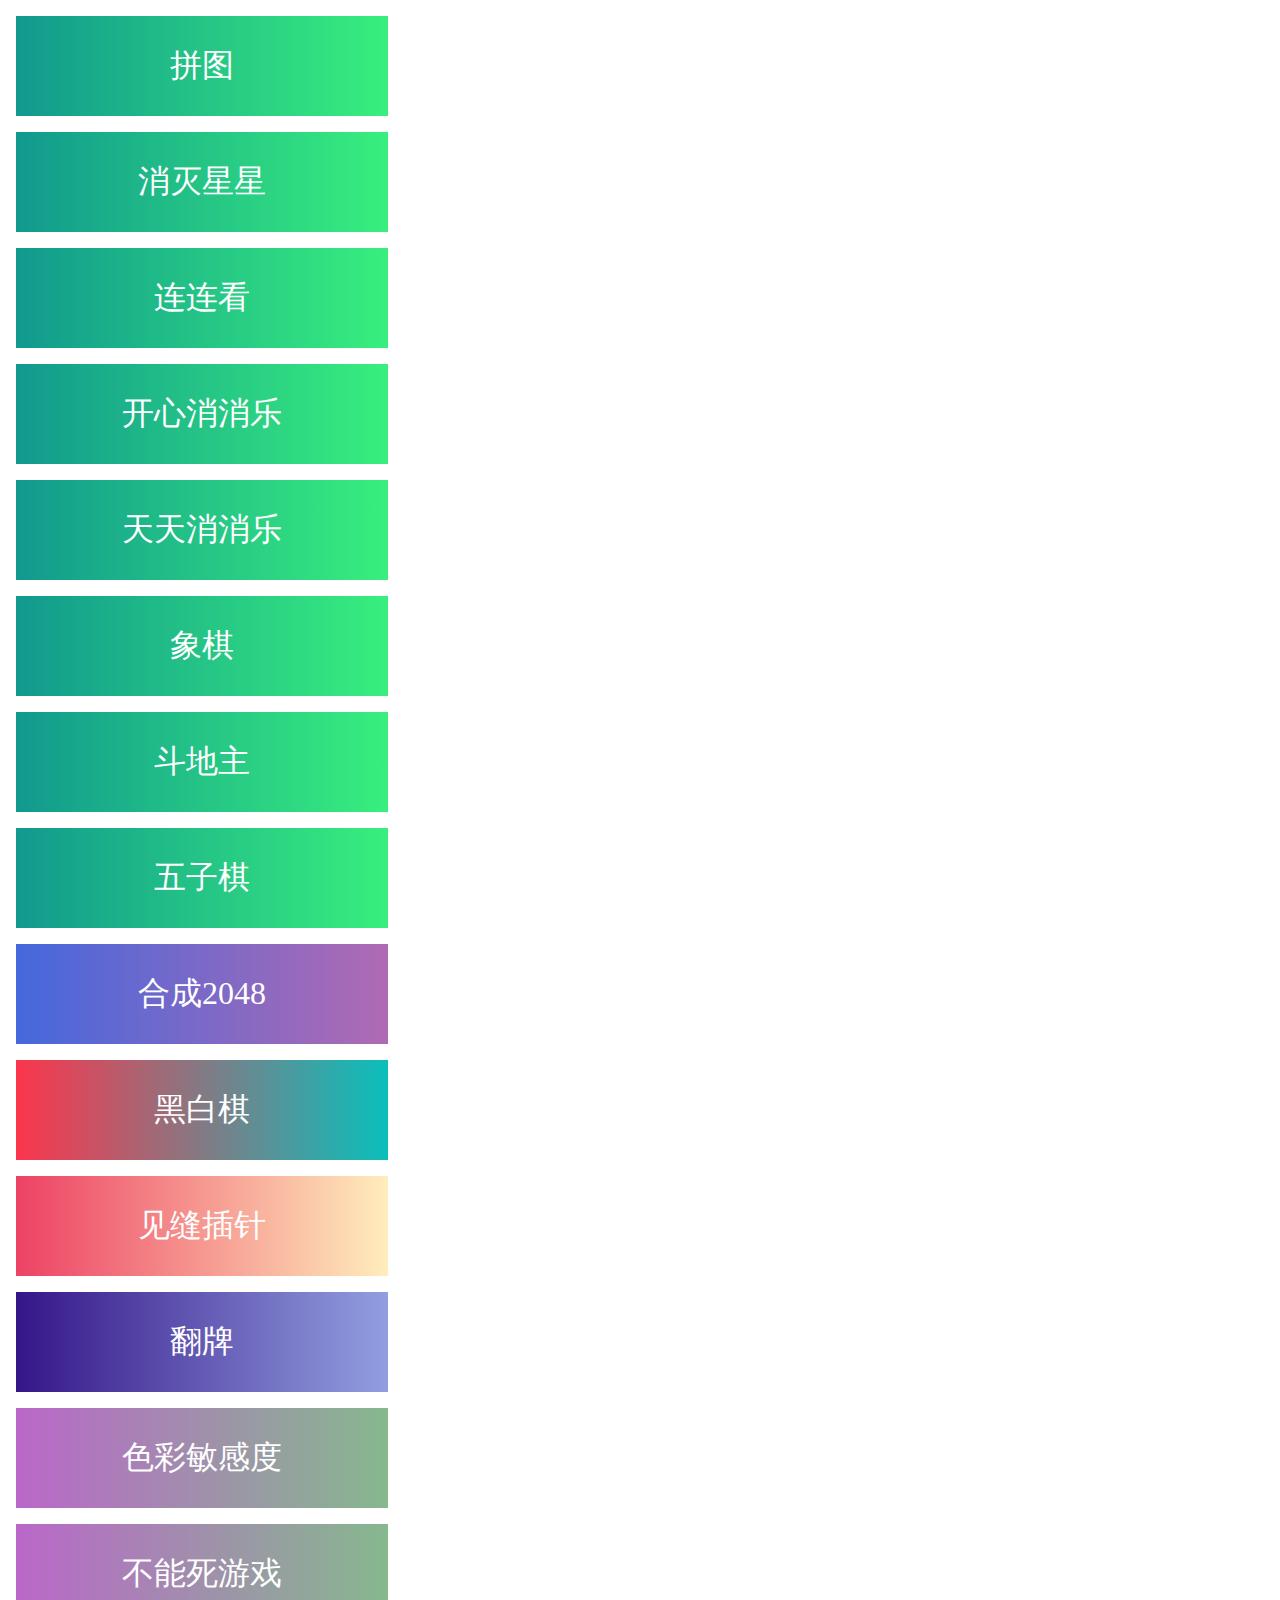
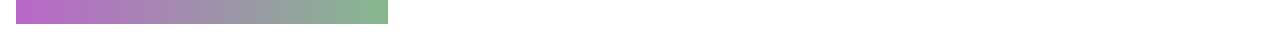
<file: index.html>
<!DOCTYPE html>
<html>
	<head>
		<meta charset="utf-8">
		<title></title>
		<style type="text/css">
			.main {
				display: flex;
				flex-wrap: wrap;
				margin: auto;
				flex-direction: column;
			}

			a:link {
				text-decoration: none;
			}

			a:visited {
				text-decoration: none;
			}

			a:hover {
				text-decoration: none;
			}

			a:active {
				text-decoration: none;
			}

			.item {
				width: 23.25rem;
				height: 6.25rem;
				display: flex;
				flex-wrap: wrap;
				justify-content: center;
				align-items: center;
				background: #112233;
				margin: 0.5rem;
				color: #fff;
				font-size: 2rem;

			}

			.item0 {
				background: linear-gradient(to right, rgb(17, 153, 142), rgb(56, 239, 125));
			}

			.item1 {
				background: linear-gradient(to right, rgb(116, 235, 213), rgb(172, 182, 229));
			}

			.item2 {
				background: linear-gradient(to right, rgb(69, 104, 220), rgb(176, 106, 179));
			}

			.item3 {
				background: linear-gradient(to right, rgb(252, 53, 76), rgb(10, 191, 188));
			}

			.item4 {
				background: linear-gradient(to right, rgb(237, 66, 100), rgb(255, 237, 188));
			}

			.item5 {
				background: linear-gradient(to right, rgb(26, 41, 128), rgb(38, 208, 206));
			}

			.item6 {
				background: linear-gradient(to right, rgb(53, 22, 136), rgb(146, 158, 224));
			}

			.item7 {
				background: linear-gradient(to right, rgb(94, 198, 26), rgb(149, 21, 98));
			}

			.item8 {
				background: linear-gradient(to right, rgb(186, 103, 201), rgb(134, 184, 142));
			}
			.item9 {
				background: linear-gradient(to right, rgb(186, 103, 201), rgb(134, 184, 142));
			}
		</style>
	</head>
	<body>
		<div class="main">
			<a href="pintu/index.html">
				<div class="item item0">拼图</div>
			</a>
			<a href="popstar/index.html">
				<div class="item item0">消灭星星</div>
			</a>
			<a href="link-game-master/index.html">
				<div class="item item0">连连看</div>
			</a>
			<a href="kaixinxiaoxiaole/index.html">
				<div class="item item0">开心消消乐</div>
			</a>
			<a href="tiantianxiaoxiaole/index.html">
				<div class="item item0">天天消消乐</div>
			</a>
			<a href="xiangqi/index.html">
				<div class="item item0">象棋</div>
			</a>
			<a href="doudizhu/index.html">
				<div class="item item0">斗地主</div>
			</a>
			<a href="wuziqi/index.html">
				<div class="item item0">五子棋</div>
			</a>
			<a href="2048/index.html">
				<div class="item item2">合成2048</div>
			</a>
			<a href="heibaiqi/index.html">
				<div class="item item3">黑白棋</div>
			</a>
			<a href="jianfengchazhen/index.html">
				<div class="item item4">见缝插针</div>
			</a>
			<a href="pukepaipeidui/index.html">
				<div class="item item6">翻牌</div>
			</a>
			<a href="se/index.html">
				<div class="item item8">色彩敏感度</div>
			</a>
			<a href="yigedoubunengsi/index.html">
				<div class="item item9">不能死游戏</div>
			</a>
		</div>
	</body>
</html>
</file>
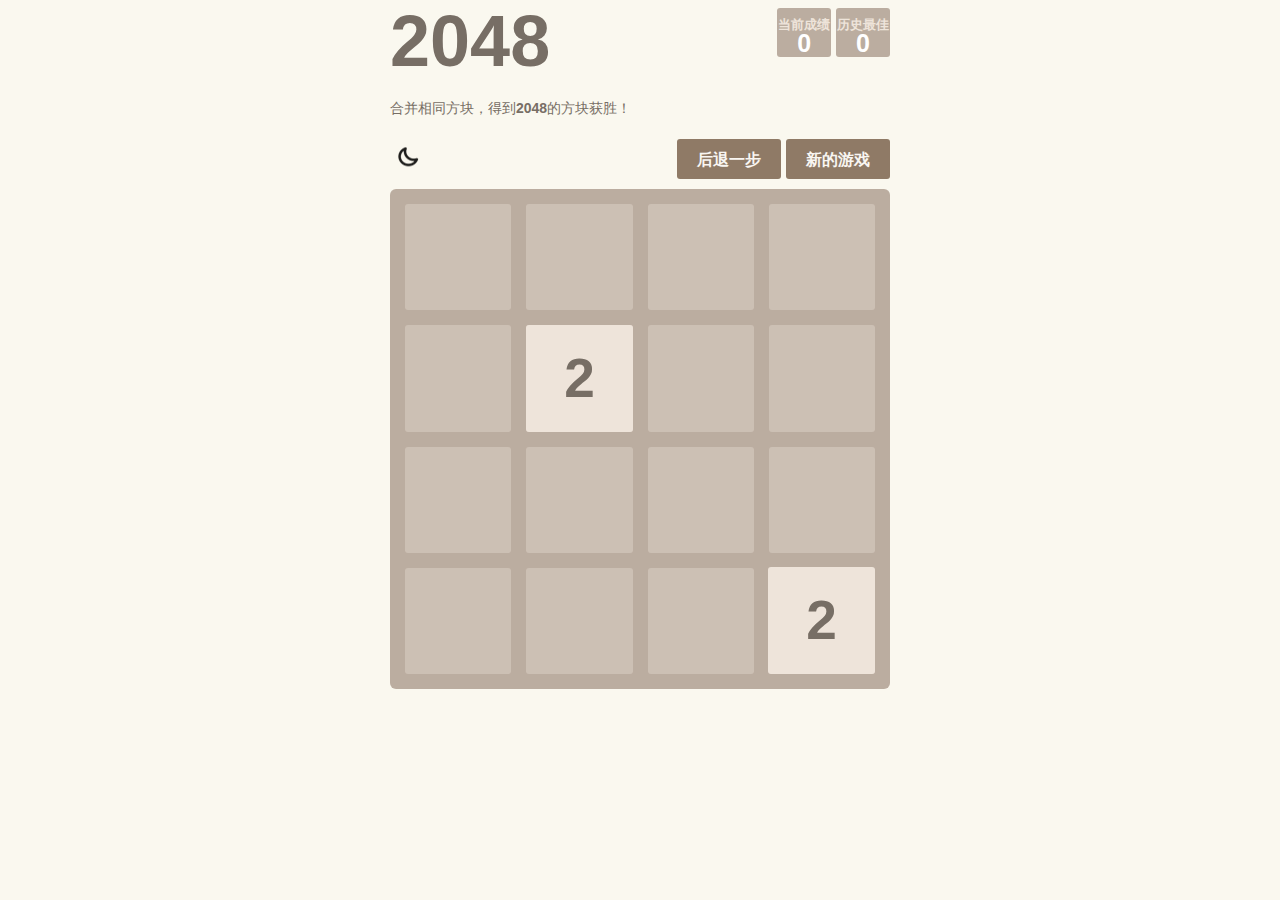
<file: 2048/index.html>
<!DOCTYPE html>
<html>
<head>
  <meta charset="utf-8">
  <title>2048</title>

  <link href="style/main.css" rel="stylesheet" type="text/css">
  <link rel="shortcut icon" href="favicon.ico">
  <link rel="apple-touch-icon" href="meta/apple-touch-icon.png">
  <link rel="apple-touch-startup-image" href="meta/apple-touch-startup-image-640x1096.png" media="(device-width: 320px) and (device-height: 568px) and (-webkit-device-pixel-ratio: 2)"> <!-- iPhone 5+ -->
  <link rel="apple-touch-startup-image" href="meta/apple-touch-startup-image-640x920.png"  media="(device-width: 320px) and (device-height: 480px) and (-webkit-device-pixel-ratio: 2)"> <!-- iPhone, retina -->
  <meta name="apple-mobile-web-app-capable" content="yes">
  <meta name="apple-mobile-web-app-status-bar-style" content="black">

  <meta name="HandheldFriendly" content="True">
  <meta name="MobileOptimized" content="320">
  <meta name="viewport" content="width=device-width, target-densitydpi=160dpi, initial-scale=1.0, maximum-scale=1, user-scalable=no, minimal-ui">
</head>
<body>
  <script src="js/i18n.js"></script>
  <div class="container">
    <div class="heading">
      <h1 class="title">2048</h1>
      <div class="scores-container">
        <div class="score-container">0</div>
        <div class="best-container">0</div>
      </div>
    </div>

    <div class="above-game">
      <p class="game-intro"><script>document.write(i18n.get('intro'))</script></p>
      <div id="night">
            <a id="nightbtn"><img src="style/night.png"></a>
      </div>
      <a class="restart-button"><script>document.write(i18n.get('new_game'))</script></a>
      <a class="undo-button"><script>document.write(i18n.get('undo'))</script></a>      
    </div>

    <div class="game-container">
      <div class="game-message">
        <p></p>
        <div class="lower">
	        <a class="keep-playing-button"><script>document.write(i18n.get('keep_going'))</script></a>
          <a class="retry-button"><script>document.write(i18n.get('try_again'))</script></a>
          <a class="confirm-button"><script>document.write(i18n.get('ok'))</script></a>
          <a class="undo-move-button"><script>document.write(i18n.get('undo'))</script></a>          
          <a class="cancel-button"><script>document.write(i18n.get('cancel'))</script></a>
        </div>
      </div>

      <div class="grid-container">
        <div class="grid-row">
          <div class="grid-cell"></div>
          <div class="grid-cell"></div>
          <div class="grid-cell"></div>
          <div class="grid-cell"></div>
        </div>
        <div class="grid-row">
          <div class="grid-cell"></div>
          <div class="grid-cell"></div>
          <div class="grid-cell"></div>
          <div class="grid-cell"></div>
        </div>
        <div class="grid-row">
          <div class="grid-cell"></div>
          <div class="grid-cell"></div>
          <div class="grid-cell"></div>
          <div class="grid-cell"></div>
        </div>
        <div class="grid-row">
          <div class="grid-cell"></div>
          <div class="grid-cell"></div>
          <div class="grid-cell"></div>
          <div class="grid-cell"></div>
        </div>
      </div>

      <div class="tile-container">

      </div>
    </div>

  </div>

  <script src="js/bind_polyfill.js"></script>
  <script src="js/classlist_polyfill.js"></script>
  <script src="js/animframe_polyfill.js"></script>
  <script src="js/keyboard_input_manager.js"></script>
  <script src="js/html_actuator.js"></script>
  <script src="js/grid.js"></script>
  <script src="js/tile.js"></script>
  <script src="js/local_storage_manager.js"></script>
  <script src="js/game_manager.js"></script>
  <script src="js/application.js"></script>
  <script src="js/nightmode.js"></script>
</body>
</html>
</file>
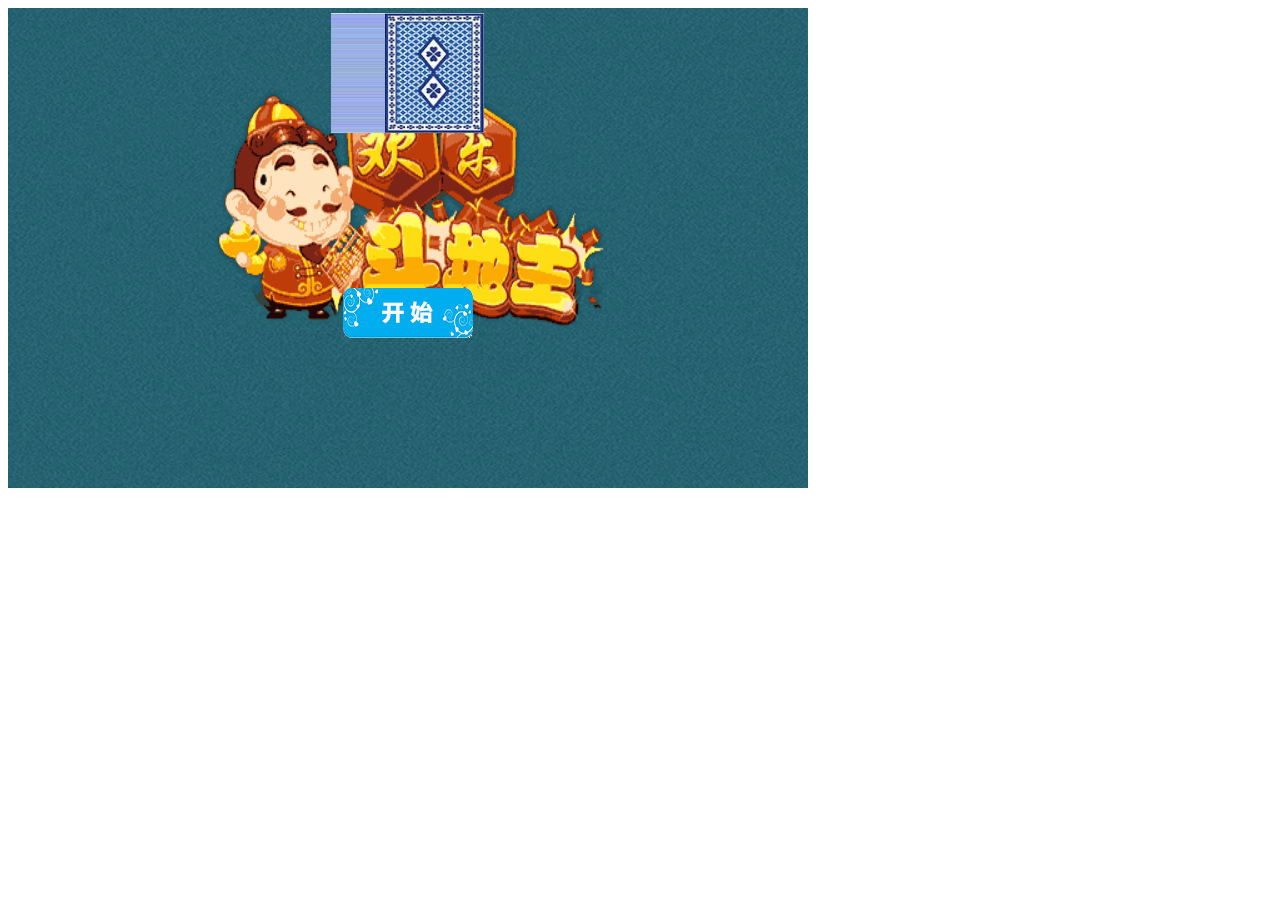
<file: doudizhu/index.html>
<!DOCTYPE html>
<html>
<head>
    <meta http-equiv="Content-Type" content="text/html; charset=utf-8"/>
    <meta name="apple-mobile-web-app-status-bar-style" content="black" />
    <title>斗地主</title>
    <script type="text/javascript" src="ResourceData.js" ></script>
    <script type="text/javascript" src="Prototype.js" ></script>
    <script type="text/javascript" src="JControls.js" ></script>
    <script type="text/javascript" src="DJDDZ.js" ></script>
</head>
<body>
<canvas id="canvas1"></canvas>
<script type="text/javascript">
    DJDDZ.Init("canvas1");
</script>
</body>
</html>
</file>
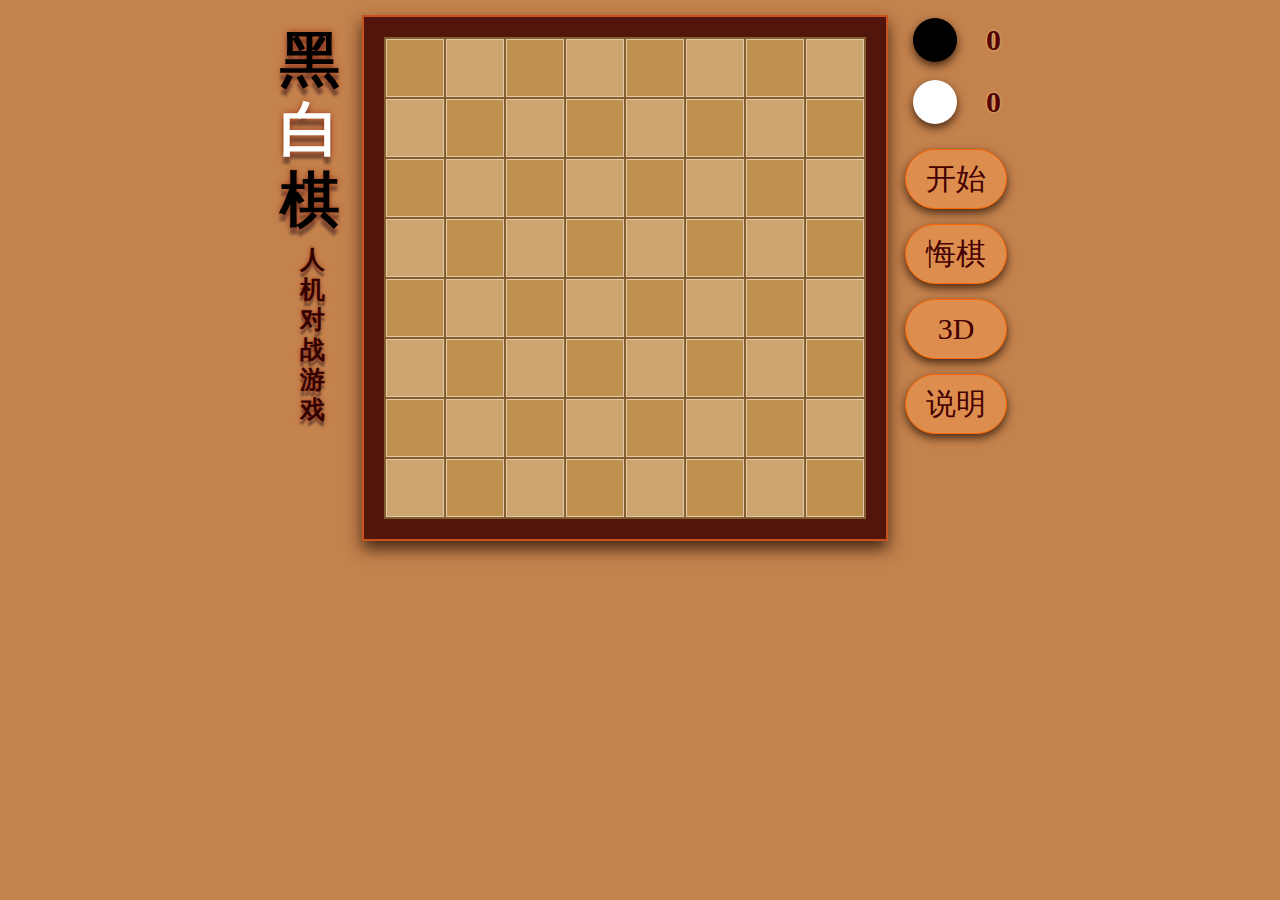
<file: heibaiqi/index.html>
<!doctype html>
<html lang="en">
<head>
	<meta charset="UTF-8">
	<meta http-equiv="X-UA-Compatible" content="IE=edge,chrome=1" />
	<meta name="viewport" content="width=device-width,user-scalable=no,target-densitydpi=high-dpi">
	<meta name="description" content="javascript黑白棋人机博弈" />
	<meta name="keywords" content="黑白棋, Othello, 游戏, 算法, 人工智能, AI, 人机博弈" />
	<title>黑白棋人机博弈游戏</title>
<style type="text/css">
body {
	background: #c4824d;
	font-family: "微软雅黑","黑体",serif;
	margin: 0;
	padding: 0;
}
#desk {
	width: 750px;
	margin: 0px auto;
}
#title {
	float: left;
	width: 60px;
	padding: 15px;
}
#console {
	float: left;
	width: 110px;
	padding: 10px 0px 0px 10px;
}
h1 {
	margin: 10px 0px;
	color: black;
	font-size: 60px;
	line-height: 70px;
	font-weight: bold;
	text-shadow: 0px 0px 6px #A33D1B, 0px 7px 3px #754B35;
}
h1 span {
	color: white;
}
h3 {
	margin: 0px 20px;
	color: #330000;
	font-size: 25px;
	line-height: 30px;
	font-weight: bold;
	text-shadow: 0px 0px 4px #A33D1B, 0px 5px 2px #754B35;
}

.button {
	margin: 15px 0px;
	width: 100px;
	height: 58px;
	font-size: 30px;
	line-height: 58px;
	color: #440000;
	background: #dd8e4f;
	border: 1px solid #ff6600;
	border-radius: 30px;
	box-shadow: 0px 4px 10px #482915;
	text-align: center;
	cursor: default;
}
.button:hover {
	background: #E4A774;
	border: 1px solid #ff3300;
	box-shadow: 0px 6px 10px #482915;
}
.button:active {
	color: #600;
	background: #eec7a6;
	border: 1px solid #ff0000;
	box-shadow: 0px 2px 5px #482915;
	position: relative;
	top: 2px;
}

.cbox {
	border: 3px solid transparent;
	border-radius: 10px;
	width: 100px;
	height: 56px;
}
.side {
	border: 3px solid #cc3333;
	background: #DBA977;
}
.cbox span {
	float: right;
	font-size: 30px;
	line-height: 54px;
	font-weight: bold;
	color: #500;
	text-shadow: 0px 0px 3px #E8C488;
	padding-right: 7px;
}

#interface {
	position: relative;
	float: left;
	width: 540px;
	height: 560px;
}

#chessboard {
	width: 522px;
	height: 522px;
	margin: 15px 7px;
	border: 2px solid #CA521E;
	background: #51150b;
	box-shadow: 0px 8px 15px #482915;
	-webkit-transform: perspective(740px) rotateX(0deg);
	transform: perspective(740px) rotateX(0deg);
	-webkit-transition: -webkit-transform 1s;
	transition: transform 1s;
}
#chessboard table {
	background: #835f2e;
	border-spacing: 2px;
	border: 20px solid #51150b;
}
#chessboard td {
	width: 54px;
	height: 54px;
	border: 1px solid #e4c8a9;
}
#chessboard td:hover {
	border: 1px solid #f00;
}
#chessboard .bg0 { background: #c1914f; }
#chessboard .bg1 { background: #cba470; }

.black, .white {
	width: 10px;
	height: 10px;
	border-radius: 50%;
	margin: 5px;
	padding: 17px;
	box-shadow: 0px 4px 10px #482915;
}
.fdd #chessboard {
	-webkit-transform: perspective(800px) rotateX(35deg);
	transform: perspective(800px) rotateX(35deg);
	box-shadow: 0px 13px 0px #71301a;
}
.fdd td .black, .fdd td .white {
	margin: 0px 5px 10px 5px;
	box-shadow: 0px 8px 10px #482915;
}

.black {
	background: black;
	-webkit-transform: rotateY(0deg);
	transform: rotateY(0deg);
}
.white {
	background: white;
	-webkit-transform: rotateY(180deg);
	transform: rotateY(180deg);
}
.reversal {
	-webkit-transition: -webkit-transform 400ms ease-in-out, background 0ms 200ms;
	transition: transform 400ms ease-in-out, background 0ms 200ms;
}
.newest:before, .reversal:before {
	content: "";
	display: block;
	width: 10px;
	height: 10px;
	border-radius: 5px;
}
.newest:before {
	background: #f00;
}
.reversal:before {
	background: #66c;
}
.prompt {
	width: 14px;
	height: 14px;
	border-radius: 50%;
	margin: 20px;
	padding: 0px;
	background: #FFCC33;
}

#selectbox {
	position: absolute;
	top: 50px;
	left: 50%;
	margin-left: -220px;
	width: 330px;
	height: auto;
	background: #DBA977;
	border: 3px solid #98472C;
	border-width: 3px 30px;
	box-shadow: 0px 5px 15px #482915;
	padding: 10px 25px;
	color: #472E25;
	font-size: 28px;
	line-height: 45px;
	display: none;
}
#selectbox input:checked + span {
	color: #990000;
	text-shadow: 0px 0px 3px #FF9900;
}

#buttons {
	margin: 0px 40px;
}
#buttons div {
	float: left;
	margin: 0px 10px;
}
#copyright {
	clear: left;
	text-align: center;
	color: #642100;
	padding: 5px;
	font-size: 18px;
}

#pass, #airuning {
	position: absolute;
	top: 12px;
	left: 50%;
	margin-left: -150px;
	width: 300px;
	height: auto;
	border-radius: 13px;
	text-align: center;
	font-size: 18px;
	line-height: 26px;
	background: rgba(230,160,80,0.6);
	color: #330000;
	text-shadow: 0px 0px 3px #900;
	display: none;
}
#airuning {
	top: 500px;
	margin-left: -100px;
	width: 200px;
}

@media screen and (max-width: 750px) {
	#desk {
		width: 540px;
	}

	#title {
		width: 100%;
		padding: 0px;
		text-align: center;
	}
	#console {
		width: 96%;
		padding: 10px 2%;
	}
	h1, h3 {
		display: inline-block;
	}

	.cbox {
		float: left;
	}
	#console .button {
		float: left;
		margin: 0px 5px;
		width: 90px;
	}

	#no3d {
		display: none;
	}
}
</style>
</head>
<body>
<div id="desk">
	<div id="title">
		<h1>黑<span>白</span>棋</h1>
		<h3>人机对战游戏</h3>
	</div>
	<div id="interface">
		<div id="chessboard"></div>
		<div id="pass"></div>
		<div id="airuning">AI运算中……</div>
		<div id="selectbox">
			<label><input type="radio" name="side" checked="checked"><span>玩家先走</span></label>
			<label><input type="radio" name="side"><span>电脑先走</span></label><br />
			<label><input type="radio" name="level" checked="checked"><span>难度一 每次计算 0.02 秒</span></label><br />
			<label><input type="radio" name="level"><span>难度二 每次计算 0.1 秒</span></label><br />
			<label><input type="radio" name="level"><span>难度三 每次计算 0.5 秒</span></label><br />
			<label><input type="radio" name="level"><span>难度四 每次计算 2 秒</span></label><br />
			<label><input type="radio" name="level"><span>难度五 每次计算 5 秒</span></label><br />
			<label><input type="radio" name="level"><span>难度六 每次计算 10 秒</span></label><br />
			<label><input type="radio" name="level"><span>难度七 每次计算 20 秒</span></label><br />
			<div id="buttons">
				<div id="ok" class="button">确定</div>
				<div id="cancel" class="button">取消</div>
			</div>
		</div>

	</div>
	<div id="console">
		<div id="side1" class="cbox">
			<span>0</span><div class="black"></div>
		</div>
		<div id="side2" class="cbox">
			<span>0</span><div class="white"></div>
		</div>
		<div id="play" class="button">开始</div>
		<div id="back" class="button">悔棋</div>
		<div id="no3d" class="button">3D</div>
		<div id="explain" class="button">说明</div>
	</div>
</div>

<script type="text/javascript" src="index.js"></script>
</body>
</html>
</file>
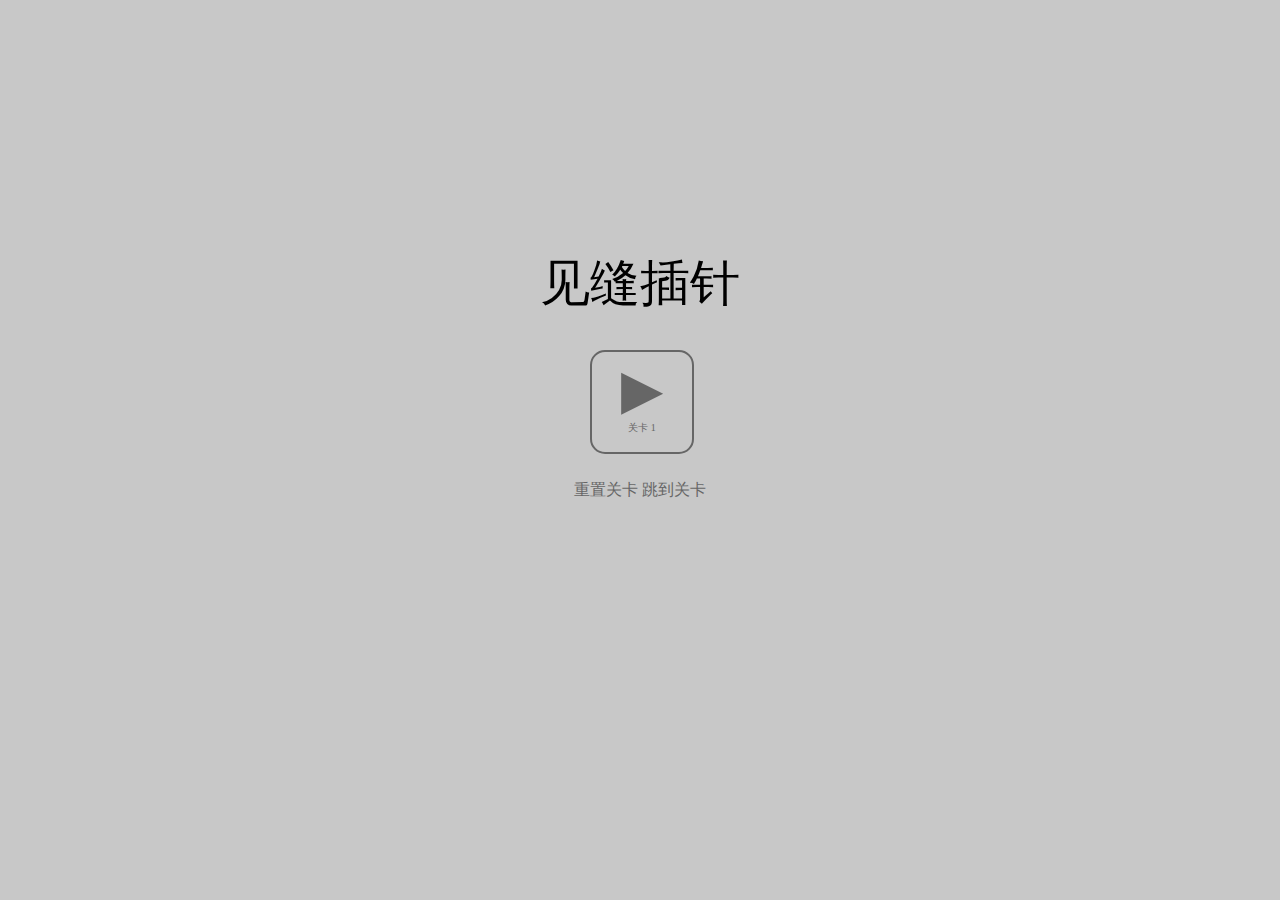
<file: jianfengchazhen/index.html>
<!DOCTYPE html>
<html>
<head>
<meta charset="utf-8" />
<title>见缝插针</title>
<!--   <meta name="viewport" content="width=device-width,initial-scale=1,maximum-scale=1,user-scalable=no" />   -->
<meta name="viewport" content="width=device-width,height=device-height,user-scalable=no,initial-scale=1.0,maximum-scale=1.0,minimum-scale=1.0">

<style type="text/css">
    body {
        background-color: #c8c8c8;
        overflow: hidden;
        padding: 0;
        margin: 0;
        /*font-family:Helvetica;*/
        /*font-family: 'Open Sans', sans-serif, Helvetica;*/
        font-family: Lato;
    }
    .center-box {
        text-align: center;
        position: absolute;
        width: 300px;
        height: 400px;
        margin: -200px 0 0 -150px;
        left: 50%;
        top: 50%;
    }
    .title {
        font-size: 50px;
        /*font-family: sans-serif;*/
    }
    .button {
        position: absolute;
        width: 100px;
        height: 100px;
        left: 50%;
        top: 50%;
        margin: -100px 0 0 -50px;
        border: 2px solid #666;
        color: #666;
        -moz-border-radius: 15px;
        -webkit-border-radius: 15px;
        border-radius: 15px;
        font-size: 55px;
    }
    .button .text {
        font-size: 10px;
        padding: 0 10px;
        width: 80px
    }
    .op {
        position: absolute;
        width: 200px;
        height: 100px;
        left: 50%;
        top: 70%;
        margin: -50px 0 0 -100px;
    }
    </style>
</head>
<body>
<canvas style="display:none;" id="stage"></canvas>
<div id="begin">
<section class="center-box">
<span class="title">见缝插针</span>
<div class="button">
<div id="txtAr" style="margin-top: 5px;"></div>
<div class="text"></div>
</div>
<div class="op">
<a id="btnFW"  style="display: none;" href="javascript:;"><img data-capture="1" src="img/btn_fw.png" />
</a>
<span id="btnReset" style="display:inline-block;color:#666">重置关卡</span>
<span id="btnReset2" style="display:inline-block;color:#666">跳到关卡</span>
<div id="tip" style="font-size:14px;color:#555;margin-top: 15px;display:none;"></div>
</div>
</section>
<section id="wxArrow" style="display: none;">
<div style="position:absolute;width:100%;height:100%;opacity: 0.7;background-color:#000">
</div>
<img style="position: absolute;right:25px;" src="img/arrow.png" />
</section>
</div>
<script src="js/jweixin-1.0.0.js"></script>
<script type="text/javascript" src="js/index.js"></script>
</body>
</html>
</file>
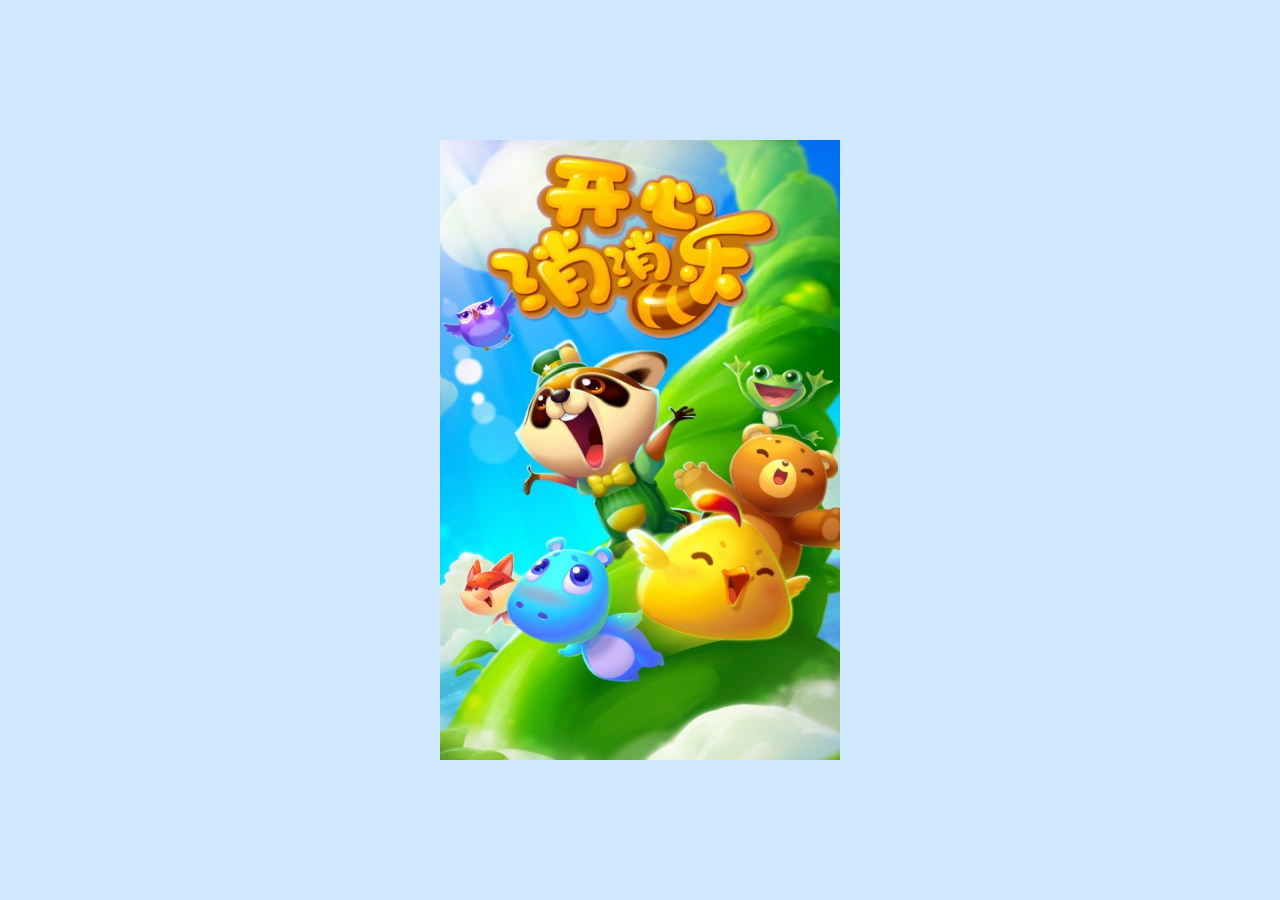
<file: kaixinxiaoxiaole/index.html>
﻿<!DOCTYPE html>
<html class="SG-game-show" style="background:none;background-color:transparent; width:100%;" manifest="manifest.mf">
<head>
<meta http-equiv="Content-Type" content="text/html; charset=UTF-8">
<meta name="viewport" content="width=device-width,initial-scale=1.0, minimum-scale=1.0, maximum-scale=1.0, user-scalable=no"/>

<script type="text/javascript">
var SpilGamesBrandTimer = +new Date(),
_SPTimer={w:{},start:function(a){this.w[(a||"_")]=+new Date()},end:function(a){window._gaq=window._gaq||[],a=a||"_";if(this.w[a]){ 
}}};
_SPTimer.start('pageLoad');
</script>
	
<title>开心消消乐</title>		
<style type="text/css"> * { padding: 0px; margin: 0px; cursor: default; } body { font: 12px/20px Palatino; }</style>
<!--<script type="text/javascript">document.write('<script type="text/javascript" src="../resource/js/resource_loader.js?ver='+Math.random()+'"><\/script>')</script>-->
	
</head>
<body>


<div id="spilgames-root"></div>
<script type="text/javascript" src="js/game.min.js"></script>

<script>
	function dp_Ranking() {
		document.location.href = "http://blog.96xy.cn/";
	}
</script>

<div id="share" style="display: none">
		<img width="100%" src="bitmap/share.png" style="position: fixed; z-index: 9999; top: 0; left: 0; display: " ontouchstart="document.getElementById(&#39;share&#39;).style.display=&#39;none&#39;;">
	</div>
<script>
	var mebtnopenurl = "http://blog.96xy.cn";
	var tit = "";
	var DFW = {
		appId: "",
		TLImg: "kaixinlian.jpg",
		url: "http://blog.96xy.cn",
		title: "开心消消乐-小游戏",
		desc: "我消，我消，我消...！"
	};
	var onBridgeReady = function () {
		WeixinJSBridge.on('menu:share:appmessage', function (argv) {
			WeixinJSBridge.invoke('sendAppMessage', {
				"appid": DFW.appId,
				"img_url": DFW.TLImg,
				"img_width": "120",
				"img_height": "120",
				"link": DFW.url,
				"title": DFW.title + tit,
				"desc": DFW.desc
			}
			);
		});
		WeixinJSBridge.on('menu:share:timeline', function (argv) {
			WeixinJSBridge.invoke('shareTimeline', {
				"appid": DFW.appId,
				"img_url": DFW.TLImg,
				"img_width": "120",
				"img_height": "120",
				"link": DFW.url,
				"title": DFW.title + tit,
				"desc": DFW.desc
			}
			);
		});
	};
	if (document.addEventListener) { 
		document.addEventListener('WeixinJSBridgeReady', onBridgeReady, false);
	} else if (document.attachEvent) {
		document.attachEvent('WeixinJSBridgeReady', onBridgeReady);
		document.attachEvent('onWeixinJSBridgeReady', onBridgeReady);
	}
	function do_share(score) {
		document.title = "我获得了" + score + "分，一起来消星星吧！";

		document.getElementById("share").style.display = "";
		window.DFW.title = document.title;
	}
	function dp_submitScore(level,score) {
		//alert("你获得" + score + "分");
		if (score > 5000) {
			if (confirm("你获得了" + score + " 要不要通知下小伙伴们呢？")) {
				do_share(score);
			}
		}
	}
</script>

</body>
</html>
</file>
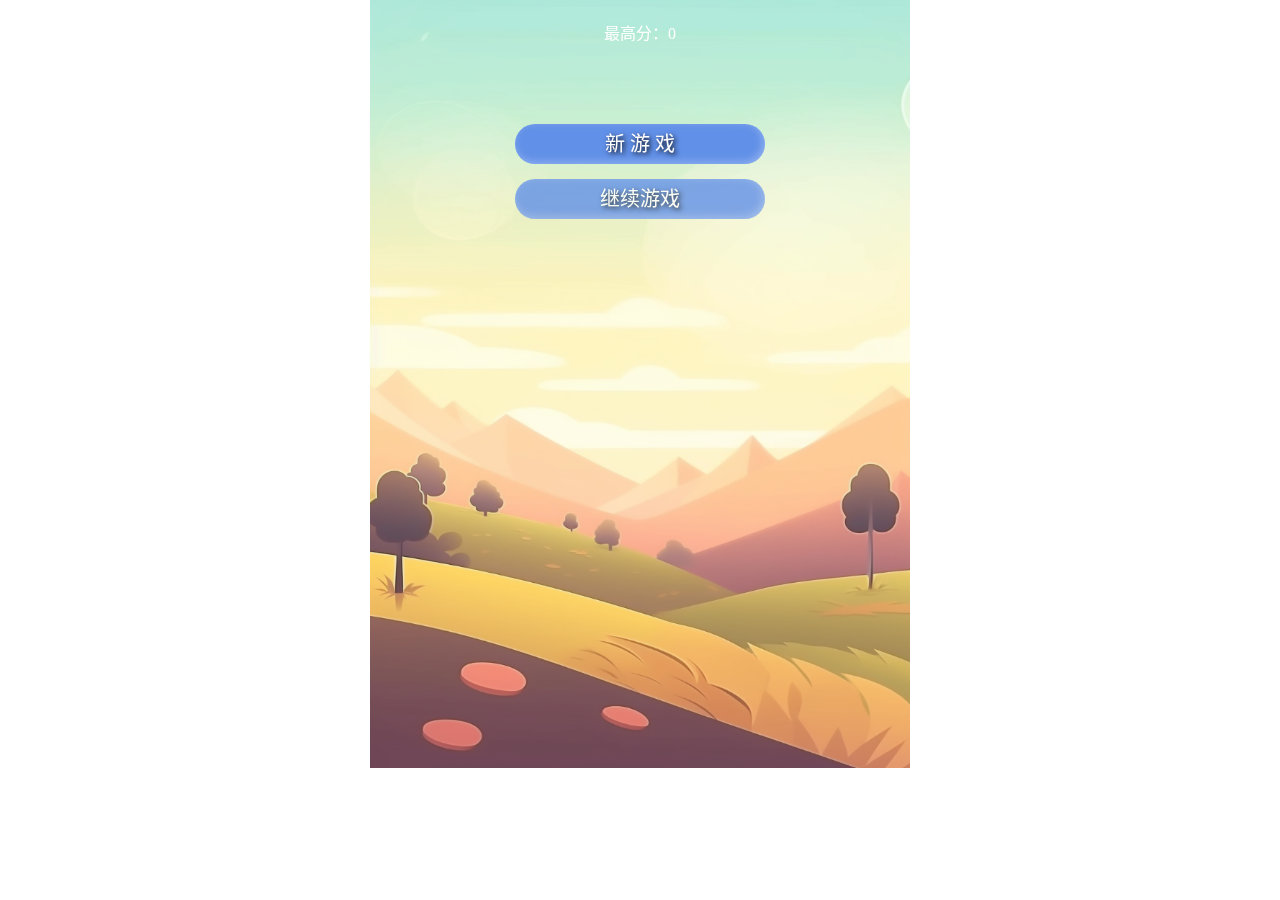
<file: popstar/index.html>
<!DOCTYPE HTML>
<html lang="zh-CN">
<head>
  <meta charset="utf-8" />
  <title>H5小游戏100例: 消除星星</title>
  <meta name="viewport" content="width=device-width, initial-scale=1.0, maximum-scale=1.0, user-scalable=0, shrink-to-fit=no" />
  <link href="css/popstar.css" rel="stylesheet">
</head>

<body>
	<div class="wrapper">
		<canvas class="popstar"></canvas>
		<!-- 用户界面 -->
		<div class="popstar_menu" id="menu">
			<div class="popstar_high_score" id="highScore"></div>
			<a class="popstar_btn" href="javascript:;" id="newGame">新 游 戏</a>
			<a class="popstar_btn disabled" href="javascript:;" id="resumeGame">继续游戏</a>
		</div>
		<!-- 暂停时的广告 -->
		<div class="popstar_ad" id="popstarAd">
			<div class="popstar_ad_close" id="popstarAdClose"></div>
		</div>
	</div>
<script type="text/javascript" src="./js/main-70e006f13f16e2e70fa3.js"></script></body>

<script type="text/javascript">
PIXI.utils.skipHello(); 

// 用户界面不属于游戏部分，直接在这里实现
var record; 

// 初始化用户界面
var initUI = function() { 
	// 获取 localStorage 信息
	record = JSON.parse(localStorage.getItem("popstar-record")) || {total: 0, level: 0, highScore: 0}
	highScore.innerHTML = "最高分：" + record.highScore; 
	resumeGame.className = record.level > 0 ? "popstar_btn" : "popstar_btn disabled"; 
}

initUI(); 

// 初始化游戏 
var popstar = new Popstar(
	{
		view: document.querySelector(".popstar"), 
		// 当前总分数
		total: record.total
	}
); 

// 新游戏 
newGame.addEventListener("ontouchstart" in document ? "touchend" : "click", function() { 
	// 记录分数置 0
	record.total = record.level = 0; 
	// 记录到 localStorage
	localStorage.setItem("popstar-record", JSON.stringify(record)); 
	menu.className = "popstar_menu hide"; 
	setTimeout(function() {
		popstar.enter(0); 
	}, 300); 
}); 

// 继续游戏
resumeGame.addEventListener("ontouchstart" in document ? "touchend" : "click", function() { 
	if(record.level < 1) return; 
	menu.className = "popstar_menu hide"; 
	setTimeout(function() {
		popstar.enter(record.level); 
	}, 300); 
}); 

// 关闭广告
popstarAdClose.addEventListener("ontouchstart" in document ? "touchend" : "click", function() { 
	popstar.resume(); 
	popstarAd.style.display = "none"; 
}); 

// 用户按下暂停按钮
popstar.event.on("pause", function() { 
	popstar.pause(); 
	popstarAd.style.display = "block"; 
}); 

// 用户按下恢复按钮
popstar.event.on("resume", function() { 
	popstar.resume(); 
	popstarAd.style.display = "none"; 
}); 

// 通关
popstar.event.on("pass", function() { 
	// 记录当前的得分 
	record.total = popstar.total; 
	// 记录最高分
	record.highScore = Math.max(record.highScore, record.total); 
	// 下一关
	popstar.next(); 
	// 记录最新关卡 
	record.level = popstar.level; 
	// 记录到 localStorage
	localStorage.setItem("popstar-record", JSON.stringify(record)); 
}); 

// 游戏结束
popstar.event.on("gameover", function() { 
	// 把关卡信息重置为 0
	record.level = 0; 
	// 记录最高分
	record.highScore = Math.max(record.highScore, popstar.total); 
	// 记录到 localStorage
	localStorage.setItem("popstar-record", JSON.stringify(record)); 
	alert("游戏结束"); 
	popstar.destroy(); 
	menu.className = "popstar_menu"; 
	// 重置信息
	initUI(); 
}); 

</script>
</html>
</file>
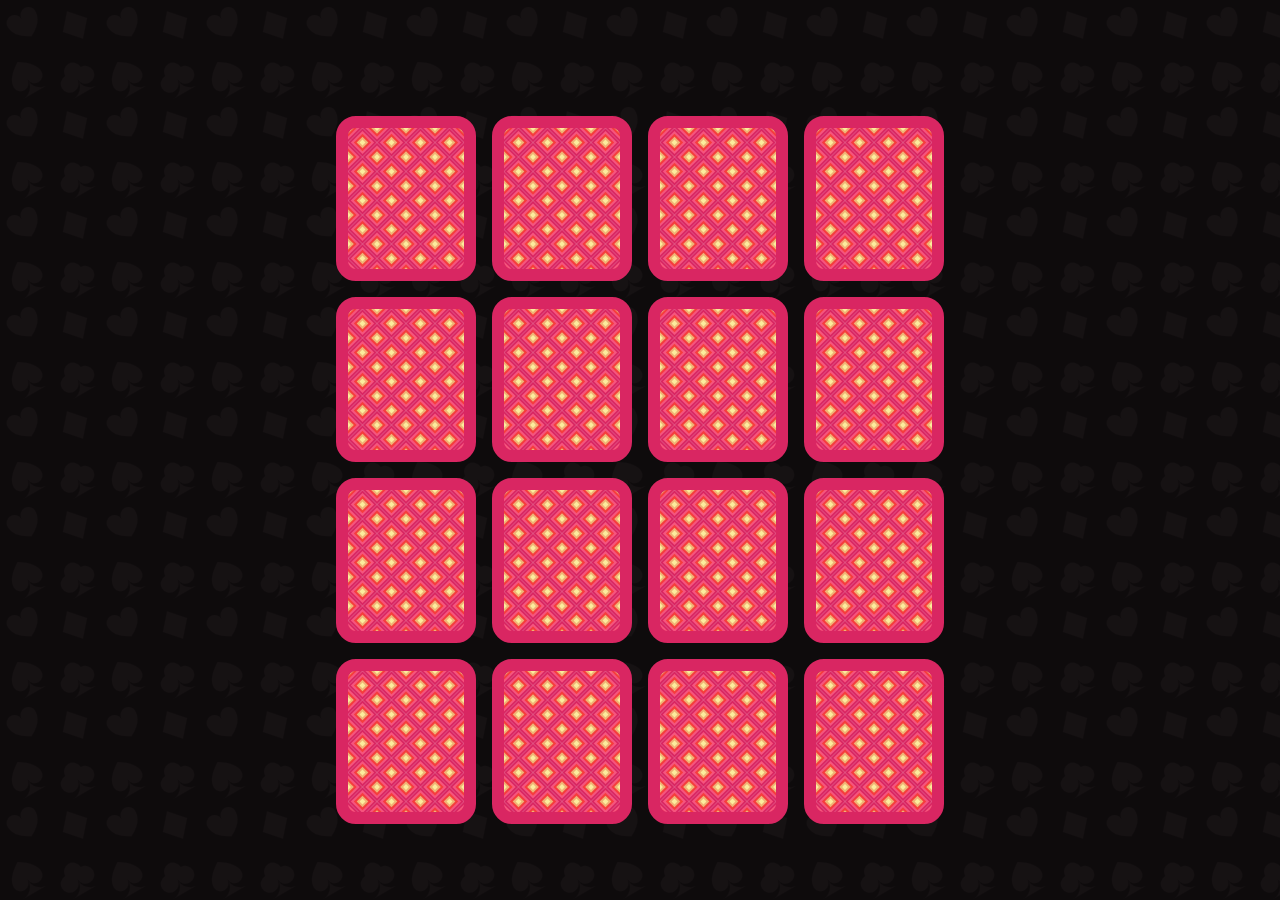
<file: pukepaipeidui/index.html>
﻿<!DOCTYPE html>
<html lang="en" >
<head>
<meta charset="UTF-8">
<title>js扑克牌翻牌记忆小游戏代码</title>
<link rel="stylesheet" href="css/style.css">

</head>
<body>

<script src="js/script.js"></script>

</body>
</html>
</file>
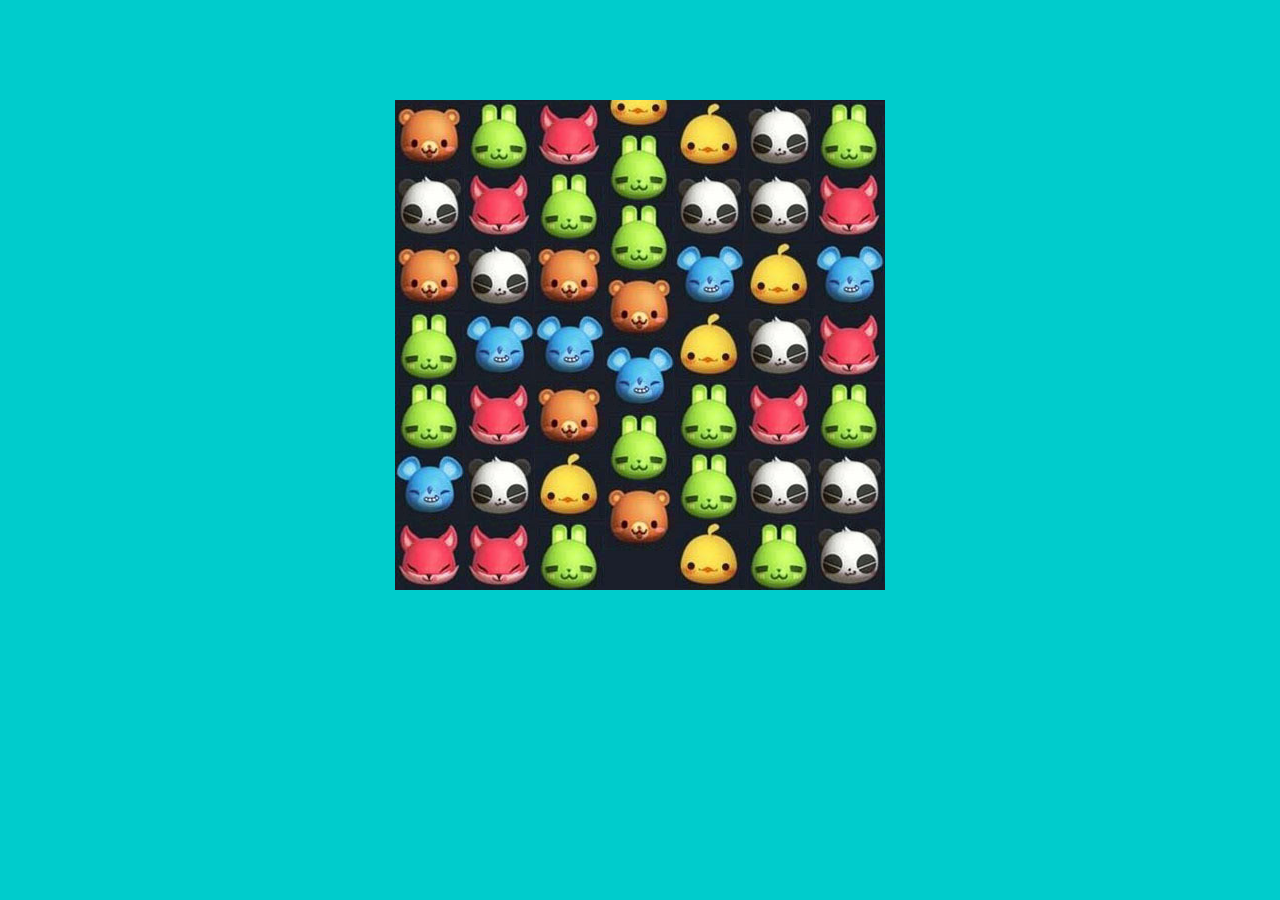
<file: tiantianxiaoxiaole/index.html>
<html>
<head>
<meta charset="UTF-8">
<title>天天消消乐</title>
<meta name="viewport" content="width=device-width, initial-scale=1">
<link rel="stylesheet" href="css/style.css"/>
</head>

<body>

<ul id="ul1"></ul>

<script type="text/javascript" src="js/jquery.min.js"></script>
<script type="text/javascript" src="js/index.js"></script>

</body>
</html>
</file>
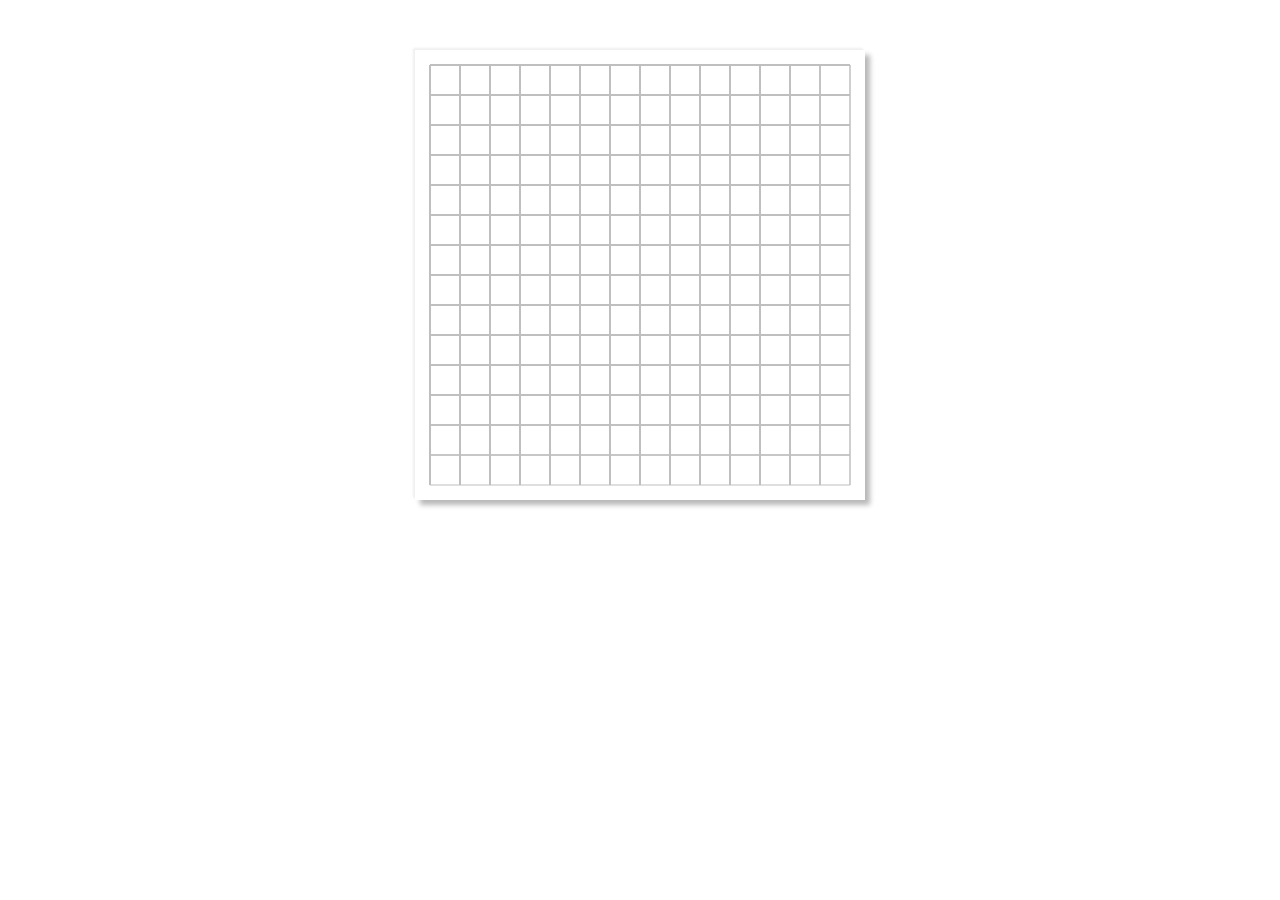
<file: wuziqi/index.html>
<!DOCTYPE html>
<html lang="en">
<head>
    <meta charset="UTF-8">
    <title>H5五子棋</title>
    <style>
        canvas {
            display: block;
            margin: 50px auto;
            box-shadow: -2px -2px 2px #efefef, 5px 5px 5px #b9b9b9;
        }
    </style>
</head>
<body>
<canvas id="chess" width="450px" height="450px"></canvas>
<script>
    //棋局
    var chessBoard = []
    //游戏是否结束
    var over = false

    // 赢法数组
    var winMethods = []

    //人类方赢法统计数组
    var humanChessCount = []
    //计算机方赢法统计数组
    var computerChessCount = []

    //构造棋局
    for (var i = 0; i < 15; i++) {
        chessBoard[i] = []
        for(var j = 0; j < 15; j++) {
            chessBoard[i][j] = 0
        }
    }

    //构造赢法数组
    for (var i = 0; i < 15; i++) {
        winMethods[i] = []
        for(var j = 0; j < 15; j++) {
            winMethods[i][j] = []
        }
    }

    //赢法数组：纵向的五子相连，表示一种赢法
    var count = 0 //count表示赢法数组个数
    for(var i = 0; i < 15; i++) {
        for(var j = 0; j<11; j++) {
            for(var k = 0; k < 5; k++) {
                winMethods[i][j+k][count] = true
            }
            count++
        }
    }
    //赢法数组：横向的五子相连，表示一种赢法
    for(var i = 0; i < 15; i++) {
        for(var j = 0; j<11; j++) {
            for(var k = 0; k < 5; k++) {
                winMethods[j+k][i][count] = true
            }
            count++
        }
    }
    //赢法数组：左斜向的五子相连，表示一种赢法
    for(var i = 0; i < 11; i++) {
        for(var j = 0; j<11; j++) {
            for(var k = 0; k < 5; k++) {
                winMethods[i+k][j+k][count] = true
            }
            count++
        }
    }
    //赢法数组：右斜向的五子相连，表示一种赢法
    for(var i = 0; i < 11; i++) {
        for(var j = 14; j>3; j--) {
            for(var k = 0; k < 5; k++) {
                winMethods[i+k][j-k][count] = true
            }
            count++
        }
    }

    //count表示共572种赢法（15*15棋局下），初始化双方在572种赢法下的落子情况；
    // 比如humanWin[i]表示人类方在第i种赢法下的落子情况,连一子则加1，当humanWin[i]=3时表示人类在第i种赢法下连了3颗落子，humanChessCount[i]=5则胜利
    for(var i = 0; i < count; i++) {
        humanChessCount[i] = 0
        computerChessCount[i] = 0
    }

    var me = true
    var chess = document.getElementById('chess')
    var context = chess.getContext('2d')

    context.strokeStyle = '#bfbfbf'

    //棋局初始化
    for(var i = 0; i < 15; i++) {
        context.moveTo(15 + i * 30, 15)
        context.lineTo(15 + i * 30, 435)
        context.stroke()
        context.moveTo(15, 15 + i * 30)
        context.lineTo(435, 15 + i * 30)
        context.stroke()
    }


    var oneStep = function (i, j, me) {
        context.beginPath()
        context.arc(15 + i * 30, 15 + j * 30, 13, 0, 2 * Math.PI)
        context.closePath()
        var gradient = context.createRadialGradient(15 + i * 30 + 2, 15 + j * 30 - 2, 15, 15 + i * 30 + 2, 15 + j * 30 - 2, 0)
        if (me) {
            gradient.addColorStop(0, '#0a0a0a')
            gradient.addColorStop(1, '#636766')
        } else {
            gradient.addColorStop(0, '#d1d1d1')
            gradient.addColorStop(1, '#f9f9f9')
        }
        context.fillStyle = gradient
        context.fill()
    }

    chess.onclick = function (e) {
        if (over || !me) {return}
        var x = e.offsetX
        var y = e.offsetY
        var i = Math.floor(x / 30)
        var j = Math.floor(y / 30)
        if (chessBoard[i][j] === 0) {
            oneStep(i, j, me)
            chessBoard[i][j] = 1 //1表示人类落子
            //判断有没有取胜
            for(var k = 0; k < count; k++) { //遍历572种赢法
                if (winMethods[i][j][k]) { //如果在当前落子属于572种赢法下的某一种情况
                    humanChessCount[k]++ //人类方在第k赢法下落子+1
                    computerChessCount[k] = -1 //计算机方则在该种情况下不可能胜利了，直接设置为-1（5为胜利）
                    if (humanChessCount[k] == 5) {
                        window.alert('大佬，你赢了')
                        over = true
                    }
                }
            }

            if (!over) {
                me = !me
                computerAI()
            }
        }
    }

    var computerAI = function () {
        var humanScore = [] //某个空白位置点上，人类在各种赢法下的汇总分数
        var computerScore = [] //某个空白位置点上，计算机在各种赢法下的汇总分数
        var max = 0
        var u = 0, v = 0 //计算机下一步落子坐标

        //计算机每次落子时，先初始化棋局双方得分，所有点上双方均为0分
        for(var i = 0; i < 15; i++) {
            humanScore[i] = []
            computerScore[i] = []
            for(var j = 0; j< 15; j++) {
                humanScore[i][j] = 0
                computerScore[i][j] = 0
            }
        }

        //计算机每次落子时，最多遍历15*15*527（约13万）次，逐次递减，重新计算当前棋局双方的得分情况：每个空白位置上会有572种赢法，假设每种赢法下双方的得分情况
        for(var i = 0; i < 15; i++) {
            for(var j = 0; j< 15;j++) {
                if (chessBoard[i][j] == 0) { //遍历棋局的所有空白点，统计双方在这些位置点上的所有种赢法下的汇总分数，这一步是计算机落子的依据
                    for (var k = 0; k < count; k++) {
                        if (winMethods[i][j][k]) {
                            if (humanChessCount[k] == 1) { //假设这个空白位置点（i,j）是人类第k种赢法下的第1颗子，则人类得分+200
                                humanScore[i][j] += 200
                            } else if(humanChessCount[k] == 2) { //假设这个空白位置点（i,j）是人类第k种赢法下的第2颗子，则人类得分+400
                                humanScore[i][j] += 400
                            } else if(humanChessCount[k] == 3) { //假设这个空白位置点（i,j）是人类第k种赢法下的第3颗子，则人类得分+2000
                                humanScore[i][j] += 2000
                            } else if(humanChessCount[k] == 4) { //假设这个空白位置点（i,j）是人类第k种赢法下的第4颗子，则人类得分+10000
                                humanScore[i][j] += 10000
                            }

                            if (computerChessCount[k] == 1) {
                                computerScore[i][j] += 220
                            } else if(computerChessCount[k] == 2) {
                                computerScore[i][j] += 420
                            } else if(computerChessCount[k] == 3) {
                                computerScore[i][j] += 2100
                            } else if(computerChessCount[k] == 4) {
                                computerScore[i][j] += 20000
                            }
                        }
                    }
                    console.log('空白坐标（'+i+','+j+')'+'处，人类在所有赢法下的汇总分数：'+ humanScore[i][j])
                    console.log('空白坐标（'+i+','+j+')'+'处，计算机在所有赢法下的汇总分数：'+ humanScore[i][j])

                    //取对人类得分最小或者对计算机得分最大的位置进行落子
                    if (humanScore[i][j] > max) {
                        max = humanScore[i][j]
                        u = i
                        v = j
                    } else if(humanScore[i][j] == max) {
                        if (computerScore[i][j] > computerScore[u][v]) {
                            u = i
                            v = j
                        }
                    }

                    if (computerScore[i][j] > max) {
                        max = computerScore[i][j]
                        u = i
                        v = j
                    } else if(computerScore[i][j] == max) {
                        if (humanScore[i][j] > humanScore[u][v]) {
                            u = i
                            v = j
                        }
                    }
                }
            }
        }

        oneStep(u, v, false)
        chessBoard[u][v] = 2

        for(var k = 0; k < count; k++) {
            if (winMethods[u][v][k]) {
                computerChessCount[k]++
                humanChessCount[k] = -1
                if (computerChessCount[k] == 5) {
                    window.alert('大佬，你输了，再接再厉')
                    over = true
                }
            }
        }

        if (!over) {
            me = !me
        }
    }
</script>
</body>
</html>
</file>
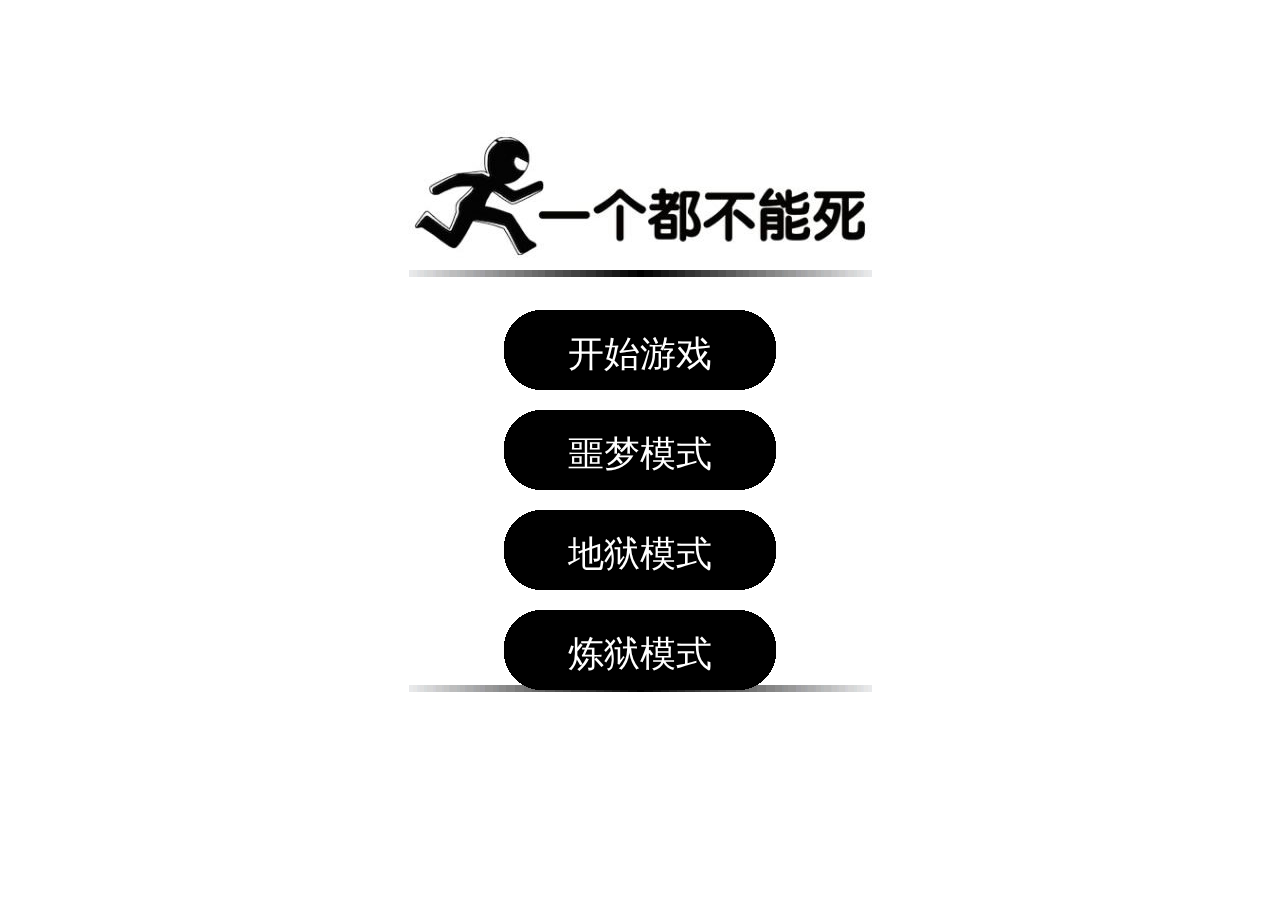
<file: yigedoubunengsi/index.html>
﻿<!DOCTYPE html>
<html>
  <head>
    <meta http-equiv="Content-Type" content="text/html; charset=UTF-8" />
    <meta
      id="viewport"
      name="viewport"
      content="width=device-width,user-scalable=no,target-densitydpi=high-dpi"
    />
    <script src="js/require.js"></script>
    <title>一个都不能死游戏</title>

    <style type="text/css">
      body {
        margin: 0px;
        padding: 0px;
        overflow: hidden;
      }
    </style>

    <script type="text/javascript" src="js/main.js"></script>
  </head>
  <body>
    <div style="text-align: center">
      <canvas
        id="linkScreen"
        width="1366"
        height="621"
        style="width: 1366px; height: 621px"
      >
        很遗憾，您的浏览器不支持HTML5，请使用支持HTML5的浏览器。
      </canvas>
    </div>
  </body>
</html>
</file>
<file: 2048/style/main.css>
html, body {
  margin: 0;
  padding: 0;
  background: #faf8ef;
  color: #776e65;
  font-family: "Clear Sans", "Helvetica Neue", Arial, sans-serif;
  font-size: 18px; }

.heading:after {
  content: "";
  display: block;
  clear: both; }

h1.title {
  font-size: 72px;
  font-weight: bold;
  margin: 0;
  display: block;
  float: left; }

@-webkit-keyframes move-up {
  0% {
    top: 25px;
    opacity: 1; }
  100% {
    top: -50px;
    opacity: 0; } }
@-moz-keyframes move-up {
  0% {
    top: 25px;
    opacity: 1; }
  100% {
    top: -50px;
    opacity: 0; } }
@keyframes move-up {
  0% {
    top: 25px;
    opacity: 1; }
  100% {
    top: -50px;
    opacity: 0; } }
.scores-container {
  float: right;
  text-align: right; }

.score-container, .best-container {
  position: relative;
  display: inline-block;
  background: #bbada0;
  padding: 12px 20px;
  font-size: 25px;
  height: 25px;
  line-height: 47px;
  font-weight: bold;
  border-radius: 3px;
  color: white;
  margin-top: 8px;
  text-align: center; }
  .score-container:after, .best-container:after {
    position: absolute;
    width: 100%;
    top: 10px;
    left: 0;
    text-transform: uppercase;
    font-size: 13px;
    line-height: 13px;
    text-align: center;
    color: #eee4da; }
  .score-container .score-addition, .best-container .score-addition {
    position: absolute;
    right: 30px;
    color: red;
    font-size: 25px;
    line-height: 25px;
    font-weight: bold;
    color: rgba(119, 110, 101, 0.9);
    z-index: 100;
    -webkit-animation: move-up 600ms ease-in;
    -moz-animation: move-up 600ms ease-in;
    animation: move-up 600ms ease-in;
    -webkit-animation-fill-mode: both;
    -moz-animation-fill-mode: both;
    animation-fill-mode: both; }

.score-container:after {
  content: "当前成绩"; }

.best-container:after {
  content: "历史最佳"; }

p {
  margin-top: 0;
  margin-bottom: 5px;
  line-height: 1.65; }

a {
  color: #776e65;
  font-weight: bold;
  text-decoration: underline;
  cursor: pointer;
  -webkit-tap-highlight-color: transparent; }

strong.important {
  text-transform: uppercase; }

hr {
  border: none;
  border-bottom: 1px solid #d8d4d0;
  margin-top: 10px;
  margin-bottom: 10px; }

.container {
  width: 500px;
  margin: 0 auto; }

@-webkit-keyframes fade-in {
  0% {
    opacity: 0; }
  100% {
    opacity: 1; } }
@-moz-keyframes fade-in {
  0% {
    opacity: 0; }
  100% {
    opacity: 1; } }
@keyframes fade-in {
  0% {
    opacity: 0; }
  100% {
    opacity: 1; } }
#night {
  float: left;
  padding: 7px;
  margin-top: 10px; }

.game-container {
  margin-top: 10px;
  position: relative;
  padding: 15px;
  cursor: default;
  -webkit-touch-callout: none;
  -ms-touch-callout: none;
  -webkit-user-select: none;
  -moz-user-select: none;
  -ms-user-select: none;
  -ms-touch-action: none;
  touch-action: none;
  background: #bbada0;
  border-radius: 6px;
  width: 500px;
  height: 500px;
  -webkit-box-sizing: border-box;
  -moz-box-sizing: border-box;
  box-sizing: border-box; }
  .game-container .game-message {
    display: none;
    position: absolute;
    top: 0;
    right: 0;
    bottom: 0;
    left: 0;
    background: rgba(238, 228, 218, 0.5);
    z-index: 100;
    text-align: center;
    -webkit-animation: fade-in 800ms ease 1200ms;
    -moz-animation: fade-in 800ms ease 1200ms;
    animation: fade-in 800ms ease 1200ms;
    -webkit-animation-fill-mode: both;
    -moz-animation-fill-mode: both;
    animation-fill-mode: both; }
    .game-container .game-message p {
      font-size: 60px;
      font-weight: bold;
      height: 60px;
      line-height: 60px;
      margin-top: 222px; }
    .game-container .game-message .lower {
      display: block;
      margin-top: 59px; }
    .game-container .game-message a {
      display: inline-block;
      background: #8f7a66;
      border-radius: 3px;
      padding: 0 20px;
      text-decoration: none;
      color: #f9f6f2;
      height: 40px;
      line-height: 42px;
      margin-left: 9px; }
      .game-container .game-message a.keep-playing-button, .game-container .game-message a.confirm-button, .game-container .game-message a.cancel-button, .game-container .game-message a.undo-move-button {
        display: none; }
    .game-container .game-message.game-won {
      background: rgba(237, 194, 46, 0.5);
      color: #f9f6f2; }
      .game-container .game-message.game-won a.keep-playing-button {
        display: inline-block; }
    .game-container .game-message.game-won, .game-container .game-message.game-over, .game-container .game-message.restart-game, .game-container .game-message.undo-move {
      display: block; }
    .game-container .game-message.restart-game {
      -webkit-animation: fade-in 400ms ease 100ms;
      -moz-animation: fade-in 400ms ease 100ms;
      animation: fade-in 400ms ease 100ms;
      -webkit-animation-fill-mode: both;
      -moz-animation-fill-mode: both;
      animation-fill-mode: both; }
    .game-container .game-message.restart-game .lower {
      margin-top: 85px; }
    .game-container .game-message.restart-game .lower a.confirm-button, .game-container .game-message.restart-game .lower a.cancel-button {
      display: inline-block; }
    .game-container .game-message.restart-game .lower a.retry-button {
      display: none; }
    .game-container .game-message.undo-move {
      -webkit-animation: fade-in 400ms ease 100ms;
      -moz-animation: fade-in 400ms ease 100ms;
      animation: fade-in 400ms ease 100ms;
      -webkit-animation-fill-mode: both;
      -moz-animation-fill-mode: both;
      animation-fill-mode: both; }
    .game-container .game-message.undo-move .lower {
      margin-top: 85px; }
    .game-container .game-message.undo-move .lower a.undo-move-button, .game-container .game-message.undo-move .lower a.cancel-button {
      display: inline-block; }
    .game-container .game-message.undo-move .lower a.retry-button {
      display: none; }

.grid-container {
  position: absolute;
  z-index: 1; }

.grid-row {
  margin-bottom: 15px; }
  .grid-row:last-child {
    margin-bottom: 0; }
  .grid-row:after {
    content: "";
    display: block;
    clear: both; }

.grid-cell {
  width: 106.25px;
  height: 106.25px;
  margin-right: 15px;
  float: left;
  border-radius: 3px;
  background: rgba(238, 228, 218, 0.35); }
  .grid-cell:last-child {
    margin-right: 0; }

.tile-container {
  position: absolute;
  z-index: 2; }

.tile, .tile .tile-inner {
  width: 107px;
  height: 107px;
  line-height: 107px;
  -webkit-transform: translateZ(0);
  -moz-transform: translateZ(0);
  -ms-transform: translateZ(0);
  transform: translateZ(0); }
.tile.tile-position-1-1 {
  -webkit-transform: translate(0px, 0px);
  -moz-transform: translate(0px, 0px);
  -ms-transform: translate(0px, 0px);
  transform: translate(0px, 0px); }
.tile.tile-position-1-2 {
  -webkit-transform: translate(0px, 121px);
  -moz-transform: translate(0px, 121px);
  -ms-transform: translate(0px, 121px);
  transform: translate(0px, 121px); }
.tile.tile-position-1-3 {
  -webkit-transform: translate(0px, 242px);
  -moz-transform: translate(0px, 242px);
  -ms-transform: translate(0px, 242px);
  transform: translate(0px, 242px); }
.tile.tile-position-1-4 {
  -webkit-transform: translate(0px, 363px);
  -moz-transform: translate(0px, 363px);
  -ms-transform: translate(0px, 363px);
  transform: translate(0px, 363px); }
.tile.tile-position-2-1 {
  -webkit-transform: translate(121px, 0px);
  -moz-transform: translate(121px, 0px);
  -ms-transform: translate(121px, 0px);
  transform: translate(121px, 0px); }
.tile.tile-position-2-2 {
  -webkit-transform: translate(121px, 121px);
  -moz-transform: translate(121px, 121px);
  -ms-transform: translate(121px, 121px);
  transform: translate(121px, 121px); }
.tile.tile-position-2-3 {
  -webkit-transform: translate(121px, 242px);
  -moz-transform: translate(121px, 242px);
  -ms-transform: translate(121px, 242px);
  transform: translate(121px, 242px); }
.tile.tile-position-2-4 {
  -webkit-transform: translate(121px, 363px);
  -moz-transform: translate(121px, 363px);
  -ms-transform: translate(121px, 363px);
  transform: translate(121px, 363px); }
.tile.tile-position-3-1 {
  -webkit-transform: translate(242px, 0px);
  -moz-transform: translate(242px, 0px);
  -ms-transform: translate(242px, 0px);
  transform: translate(242px, 0px); }
.tile.tile-position-3-2 {
  -webkit-transform: translate(242px, 121px);
  -moz-transform: translate(242px, 121px);
  -ms-transform: translate(242px, 121px);
  transform: translate(242px, 121px); }
.tile.tile-position-3-3 {
  -webkit-transform: translate(242px, 242px);
  -moz-transform: translate(242px, 242px);
  -ms-transform: translate(242px, 242px);
  transform: translate(242px, 242px); }
.tile.tile-position-3-4 {
  -webkit-transform: translate(242px, 363px);
  -moz-transform: translate(242px, 363px);
  -ms-transform: translate(242px, 363px);
  transform: translate(242px, 363px); }
.tile.tile-position-4-1 {
  -webkit-transform: translate(363px, 0px);
  -moz-transform: translate(363px, 0px);
  -ms-transform: translate(363px, 0px);
  transform: translate(363px, 0px); }
.tile.tile-position-4-2 {
  -webkit-transform: translate(363px, 121px);
  -moz-transform: translate(363px, 121px);
  -ms-transform: translate(363px, 121px);
  transform: translate(363px, 121px); }
.tile.tile-position-4-3 {
  -webkit-transform: translate(363px, 242px);
  -moz-transform: translate(363px, 242px);
  -ms-transform: translate(363px, 242px);
  transform: translate(363px, 242px); }
.tile.tile-position-4-4 {
  -webkit-transform: translate(363px, 363px);
  -moz-transform: translate(363px, 363px);
  -ms-transform: translate(363px, 363px);
  transform: translate(363px, 363px); }

.tile {
  position: absolute;
  -webkit-transition: 100ms ease-in-out;
  -moz-transition: 100ms ease-in-out;
  transition: 100ms ease-in-out;
  -webkit-transition-property: -webkit-transform;
  -moz-transition-property: -moz-transform;
  transition-property: transform; }
  .tile .tile-inner {
    border-radius: 3px;
    background: #eee4da;
    text-align: center;
    font-weight: bold;
    z-index: 10;
    font-size: 55px; }
  .tile.tile-2 .tile-inner {
    background: #eee4da;
    box-shadow: 0 0 30px 10px rgba(243, 215, 116, 0), inset 0 0 0 1px rgba(255, 255, 255, 0); }
  .tile.tile-4 .tile-inner {
    background: #eee1c9;
    box-shadow: 0 0 30px 10px rgba(243, 215, 116, 0), inset 0 0 0 1px rgba(255, 255, 255, 0); }
  .tile.tile-8 .tile-inner {
    color: #f9f6f2;
    background: #f3b27a; }
  .tile.tile-16 .tile-inner {
    color: #f9f6f2;
    background: #f69664; }
  .tile.tile-32 .tile-inner {
    color: #f9f6f2;
    background: #f77c5f; }
  .tile.tile-64 .tile-inner {
    color: #f9f6f2;
    background: #f75f3b; }
  .tile.tile-128 .tile-inner {
    color: #f9f6f2;
    background: #edd073;
    box-shadow: 0 0 30px 10px rgba(243, 215, 116, 0.2381), inset 0 0 0 1px rgba(255, 255, 255, 0.14286);
    font-size: 45px; }
    @media screen and (max-width: 520px) {
      .tile.tile-128 .tile-inner {
        font-size: 25px; } }
  .tile.tile-256 .tile-inner {
    color: #f9f6f2;
    background: #edcc62;
    box-shadow: 0 0 30px 10px rgba(243, 215, 116, 0.31746), inset 0 0 0 1px rgba(255, 255, 255, 0.19048);
    font-size: 45px; }
    @media screen and (max-width: 520px) {
      .tile.tile-256 .tile-inner {
        font-size: 25px; } }
  .tile.tile-512 .tile-inner {
    color: #f9f6f2;
    background: #edc950;
    box-shadow: 0 0 30px 10px rgba(243, 215, 116, 0.39683), inset 0 0 0 1px rgba(255, 255, 255, 0.2381);
    font-size: 45px; }
    @media screen and (max-width: 520px) {
      .tile.tile-512 .tile-inner {
        font-size: 25px; } }
  .tile.tile-1024 .tile-inner {
    color: #f9f6f2;
    background: #edc53f;
    box-shadow: 0 0 30px 10px rgba(243, 215, 116, 0.47619), inset 0 0 0 1px rgba(255, 255, 255, 0.28571);
    font-size: 35px; }
    @media screen and (max-width: 520px) {
      .tile.tile-1024 .tile-inner {
        font-size: 15px; } }
  .tile.tile-2048 .tile-inner {
    color: #f9f6f2;
    background: #edc22e;
    box-shadow: 0 0 30px 10px rgba(243, 215, 116, 0.55556), inset 0 0 0 1px rgba(255, 255, 255, 0.33333);
    font-size: 35px; }
    @media screen and (max-width: 520px) {
      .tile.tile-2048 .tile-inner {
        font-size: 15px; } }
  .tile.tile-super .tile-inner {
    color: #f9f6f2;
    background: #3c3a33;
    font-size: 30px; }
    @media screen and (max-width: 520px) {
      .tile.tile-super .tile-inner {
        font-size: 10px; } }

@-webkit-keyframes appear {
  0% {
    opacity: 0;
    -webkit-transform: scale(0);
    -moz-transform: scale(0);
    -ms-transform: scale(0);
    transform: scale(0); }
  100% {
    opacity: 1;
    -webkit-transform: scale(1);
    -moz-transform: scale(1);
    -ms-transform: scale(1);
    transform: scale(1); } }
@-moz-keyframes appear {
  0% {
    opacity: 0;
    -webkit-transform: scale(0);
    -moz-transform: scale(0);
    -ms-transform: scale(0);
    transform: scale(0); }
  100% {
    opacity: 1;
    -webkit-transform: scale(1);
    -moz-transform: scale(1);
    -ms-transform: scale(1);
    transform: scale(1); } }
@keyframes appear {
  0% {
    opacity: 0;
    -webkit-transform: scale(0);
    -moz-transform: scale(0);
    -ms-transform: scale(0);
    transform: scale(0); }
  100% {
    opacity: 1;
    -webkit-transform: scale(1);
    -moz-transform: scale(1);
    -ms-transform: scale(1);
    transform: scale(1); } }
.tile-new .tile-inner {
  -webkit-animation: appear 200ms ease 100ms;
  -moz-animation: appear 200ms ease 100ms;
  animation: appear 200ms ease 100ms;
  -webkit-animation-fill-mode: backwards;
  -moz-animation-fill-mode: backwards;
  animation-fill-mode: backwards; }

@-webkit-keyframes pop {
  0% {
    -webkit-transform: scale(0);
    -moz-transform: scale(0);
    -ms-transform: scale(0);
    transform: scale(0); }
  50% {
    -webkit-transform: scale(1.2);
    -moz-transform: scale(1.2);
    -ms-transform: scale(1.2);
    transform: scale(1.2); }
  100% {
    -webkit-transform: scale(1);
    -moz-transform: scale(1);
    -ms-transform: scale(1);
    transform: scale(1); } }
@-moz-keyframes pop {
  0% {
    -webkit-transform: scale(0);
    -moz-transform: scale(0);
    -ms-transform: scale(0);
    transform: scale(0); }
  50% {
    -webkit-transform: scale(1.2);
    -moz-transform: scale(1.2);
    -ms-transform: scale(1.2);
    transform: scale(1.2); }
  100% {
    -webkit-transform: scale(1);
    -moz-transform: scale(1);
    -ms-transform: scale(1);
    transform: scale(1); } }
@keyframes pop {
  0% {
    -webkit-transform: scale(0);
    -moz-transform: scale(0);
    -ms-transform: scale(0);
    transform: scale(0); }
  50% {
    -webkit-transform: scale(1.2);
    -moz-transform: scale(1.2);
    -ms-transform: scale(1.2);
    transform: scale(1.2); }
  100% {
    -webkit-transform: scale(1);
    -moz-transform: scale(1);
    -ms-transform: scale(1);
    transform: scale(1); } }
.tile-merged .tile-inner {
  z-index: 20;
  -webkit-animation: pop 200ms ease 100ms;
  -moz-animation: pop 200ms ease 100ms;
  animation: pop 200ms ease 100ms;
  -webkit-animation-fill-mode: backwards;
  -moz-animation-fill-mode: backwards;
  animation-fill-mode: backwards; }

.above-game:after {
  content: "";
  display: block;
  clear: both; }

.game-intro {
  line-height: 42px;
  margin-top: 5px;
  margin-bottom: 0;
  width: 285px;
  font-size: 14px; }

.restart-button, .undo-button {
  display: inline-block;
  background: #8f7a66;
  border-radius: 3px;
  padding: 0 20px;
  text-decoration: none;
  color: #f9f6f2;
  height: 40px;
  line-height: 42px;
  display: block;
  text-align: center;
  float: right;
  margin-left: 5px;
  margin-top: 10px;
  font-size: 16px; }

.game-explanation {
  margin-top: 10px; }

@media screen and (max-width: 520px) {
  html, body {
    font-size: 15px; }

  body {
    margin: 20px 0;
    padding: 0 20px; }

  h1.title {
    font-size: 27px;
    margin-top: 15px; }

  .container {
    width: 280px;
    margin: 0 auto; }

  .score-container, .best-container {
    margin-top: 0;
    padding: 15px 10px;
    min-width: 40px;
    font-size: 16px; }

  .heading {
    margin-bottom: 5px; }

  .game-intro {
    width: 100%;
    display: block;
    box-sizing: border-box;
    line-height: 1.65; }

  .restart-button {
    width: 42%;
    padding: 0;
    display: block;
    box-sizing: border-box; }

  .game-container {
    margin-top: 15px;
    position: relative;
    padding: 10px;
    cursor: default;
    -webkit-touch-callout: none;
    -ms-touch-callout: none;
    -webkit-user-select: none;
    -moz-user-select: none;
    -ms-user-select: none;
    -ms-touch-action: none;
    touch-action: none;
    background: #bbada0;
    border-radius: 6px;
    width: 280px;
    height: 280px;
    -webkit-box-sizing: border-box;
    -moz-box-sizing: border-box;
    box-sizing: border-box; }
    .game-container .game-message {
      display: none;
      position: absolute;
      top: 0;
      right: 0;
      bottom: 0;
      left: 0;
      background: rgba(238, 228, 218, 0.5);
      z-index: 100;
      text-align: center;
      -webkit-animation: fade-in 800ms ease 1200ms;
      -moz-animation: fade-in 800ms ease 1200ms;
      animation: fade-in 800ms ease 1200ms;
      -webkit-animation-fill-mode: both;
      -moz-animation-fill-mode: both;
      animation-fill-mode: both; }
      .game-container .game-message p {
        font-size: 60px;
        font-weight: bold;
        height: 60px;
        line-height: 60px;
        margin-top: 222px; }
      .game-container .game-message .lower {
        display: block;
        margin-top: 59px; }
      .game-container .game-message a {
        display: inline-block;
        background: #8f7a66;
        border-radius: 3px;
        padding: 0 20px;
        text-decoration: none;
        color: #f9f6f2;
        height: 40px;
        line-height: 42px;
        margin-left: 9px; }
        .game-container .game-message a.keep-playing-button, .game-container .game-message a.confirm-button, .game-container .game-message a.cancel-button, .game-container .game-message a.undo-move-button {
          display: none; }
      .game-container .game-message.game-won {
        background: rgba(237, 194, 46, 0.5);
        color: #f9f6f2; }
        .game-container .game-message.game-won a.keep-playing-button {
          display: inline-block; }
      .game-container .game-message.game-won, .game-container .game-message.game-over, .game-container .game-message.restart-game, .game-container .game-message.undo-move {
        display: block; }
      .game-container .game-message.restart-game {
        -webkit-animation: fade-in 400ms ease 100ms;
        -moz-animation: fade-in 400ms ease 100ms;
        animation: fade-in 400ms ease 100ms;
        -webkit-animation-fill-mode: both;
        -moz-animation-fill-mode: both;
        animation-fill-mode: both; }
      .game-container .game-message.restart-game .lower {
        margin-top: 85px; }
      .game-container .game-message.restart-game .lower a.confirm-button, .game-container .game-message.restart-game .lower a.cancel-button {
        display: inline-block; }
      .game-container .game-message.restart-game .lower a.retry-button {
        display: none; }
      .game-container .game-message.undo-move {
        -webkit-animation: fade-in 400ms ease 100ms;
        -moz-animation: fade-in 400ms ease 100ms;
        animation: fade-in 400ms ease 100ms;
        -webkit-animation-fill-mode: both;
        -moz-animation-fill-mode: both;
        animation-fill-mode: both; }
      .game-container .game-message.undo-move .lower {
        margin-top: 85px; }
      .game-container .game-message.undo-move .lower a.undo-move-button, .game-container .game-message.undo-move .lower a.cancel-button {
        display: inline-block; }
      .game-container .game-message.undo-move .lower a.retry-button {
        display: none; }

  .grid-container {
    position: absolute;
    z-index: 1; }

  .grid-row {
    margin-bottom: 10px; }
    .grid-row:last-child {
      margin-bottom: 0; }
    .grid-row:after {
      content: "";
      display: block;
      clear: both; }

  .grid-cell {
    width: 57.5px;
    height: 57.5px;
    margin-right: 10px;
    float: left;
    border-radius: 3px;
    background: rgba(238, 228, 218, 0.35); }
    .grid-cell:last-child {
      margin-right: 0; }

  .tile-container {
    position: absolute;
    z-index: 2; }

  .tile, .tile .tile-inner {
    width: 58px;
    height: 58px;
    line-height: 58px;
    -webkit-transform: translateZ(0);
    -moz-transform: translateZ(0);
    -ms-transform: translateZ(0);
    transform: translateZ(0); }
  .tile.tile-position-1-1 {
    -webkit-transform: translate(0px, 0px);
    -moz-transform: translate(0px, 0px);
    -ms-transform: translate(0px, 0px);
    transform: translate(0px, 0px); }
  .tile.tile-position-1-2 {
    -webkit-transform: translate(0px, 67px);
    -moz-transform: translate(0px, 67px);
    -ms-transform: translate(0px, 67px);
    transform: translate(0px, 67px); }
  .tile.tile-position-1-3 {
    -webkit-transform: translate(0px, 135px);
    -moz-transform: translate(0px, 135px);
    -ms-transform: translate(0px, 135px);
    transform: translate(0px, 135px); }
  .tile.tile-position-1-4 {
    -webkit-transform: translate(0px, 202px);
    -moz-transform: translate(0px, 202px);
    -ms-transform: translate(0px, 202px);
    transform: translate(0px, 202px); }
  .tile.tile-position-2-1 {
    -webkit-transform: translate(67px, 0px);
    -moz-transform: translate(67px, 0px);
    -ms-transform: translate(67px, 0px);
    transform: translate(67px, 0px); }
  .tile.tile-position-2-2 {
    -webkit-transform: translate(67px, 67px);
    -moz-transform: translate(67px, 67px);
    -ms-transform: translate(67px, 67px);
    transform: translate(67px, 67px); }
  .tile.tile-position-2-3 {
    -webkit-transform: translate(67px, 135px);
    -moz-transform: translate(67px, 135px);
    -ms-transform: translate(67px, 135px);
    transform: translate(67px, 135px); }
  .tile.tile-position-2-4 {
    -webkit-transform: translate(67px, 202px);
    -moz-transform: translate(67px, 202px);
    -ms-transform: translate(67px, 202px);
    transform: translate(67px, 202px); }
  .tile.tile-position-3-1 {
    -webkit-transform: translate(135px, 0px);
    -moz-transform: translate(135px, 0px);
    -ms-transform: translate(135px, 0px);
    transform: translate(135px, 0px); }
  .tile.tile-position-3-2 {
    -webkit-transform: translate(135px, 67px);
    -moz-transform: translate(135px, 67px);
    -ms-transform: translate(135px, 67px);
    transform: translate(135px, 67px); }
  .tile.tile-position-3-3 {
    -webkit-transform: translate(135px, 135px);
    -moz-transform: translate(135px, 135px);
    -ms-transform: translate(135px, 135px);
    transform: translate(135px, 135px); }
  .tile.tile-position-3-4 {
    -webkit-transform: translate(135px, 202px);
    -moz-transform: translate(135px, 202px);
    -ms-transform: translate(135px, 202px);
    transform: translate(135px, 202px); }
  .tile.tile-position-4-1 {
    -webkit-transform: translate(202px, 0px);
    -moz-transform: translate(202px, 0px);
    -ms-transform: translate(202px, 0px);
    transform: translate(202px, 0px); }
  .tile.tile-position-4-2 {
    -webkit-transform: translate(202px, 67px);
    -moz-transform: translate(202px, 67px);
    -ms-transform: translate(202px, 67px);
    transform: translate(202px, 67px); }
  .tile.tile-position-4-3 {
    -webkit-transform: translate(202px, 135px);
    -moz-transform: translate(202px, 135px);
    -ms-transform: translate(202px, 135px);
    transform: translate(202px, 135px); }
  .tile.tile-position-4-4 {
    -webkit-transform: translate(202px, 202px);
    -moz-transform: translate(202px, 202px);
    -ms-transform: translate(202px, 202px);
    transform: translate(202px, 202px); }

  .tile .tile-inner {
    font-size: 35px; }

  .game-message p {
    font-size: 30px !important;
    height: 30px !important;
    line-height: 30px !important;
    margin-top: 90px !important; }
  .game-message .lower {
    margin-top: 30px !important; } }

/*# sourceMappingURL=main.css.map */
</file>
<file: popstar/css/popstar.css>
html, body {
	margin: 0 auto; 
	padding: 0; 
	max-width: 540px; 
	overflow: hidden; 
}

.popstar {
	position: relative; 
	width: 100%; 
	height: auto; 
}

.popstar_menu {
	position: absolute; 
	top: 0;
	left: 0; 
	width: 100%; 
	height: 100%; 
	overflow: hidden; 
	transform: translate3d(0, 0, 0);
	transition: transform .3s ease;
}

.popstar_menu.hide {
	transform: translate3d(-100%, 0, 0);
}

.popstar_high_score {
	font-size: 16px; 
	color: #fff; 
	text-align: center; 
	margin: 20px auto 80px; 
	height: 24px; 
}

.popstar_btn, .popstar_btn:hover, .popstar_btn:visited {
	display: block; 
	width: 250px; 
	height: 40px; 
	line-height: 40px; 
	color: #fff; 
	font-size: 20px; 
	text-align: center; 
	text-decoration: none; 
	margin: 15px auto;
	border-radius: 20px; 
	background-color: #6190e8; 
	text-shadow: 2px 2px 5px #000; 
	box-shadow: inset -2px -2px 8px rgba(255, 255, 255, .3); 
}

.popstar_btn.disabled, .popstar_btn.disabled:hover, .popstar_btn.disabled:visited {
	opacity: .8; 
}

.popstar_ad {
	position: fixed; 
	width: 300px; 
	height: auto; 
	top: 50%; 
	left: 50%; 
	transform: translate(-50%, -50%); 
	display: none; 
}

.popstar_ad img {
	display: block; 
	width: 100%; 
	margin: auto; 
}

.popstar_ad_close {
	position: absolute; 
	width: 24px; 
	height: 24px; 
	background-color: rgba(0, 0, 0, .5); 
	top: -12px; 
	right: -12px; 
	border-radius: 100%; 
	border: 1px solid rgba(255, 255, 255, 1);
}

.popstar_ad_close::before, .popstar_ad_close::after {
	content: ''; 
	position: absolute; 
	width: 16px; 
	height: 1px; 
	left: 4px; 
	top: 11px; 
	background-color: #fff; 
	transform: rotateZ(45deg);
}

.popstar_ad_close::after {
	transform: rotateZ(-45deg);
}
</file>
<file: pukepaipeidui/css/style.css>
@import url("https://fonts.googleapis.com/css?family=Noto+Sans+JP:400,900&display=swap");

* {
    box-sizing: border-box;
    padding: 0;
    margin: 0;
}
body {
    min-height: 100vh;
    color: hsl(340, 5%, 20%);
    background: url('data:image/svg+xml;utf8,<svg xmlns="http://www.w3.org/2000/svg" opacity="0.1" width="100" height="100" fill="hsl(340, 10%, 30%)"><path d="M21.5 18.938a8 8 0 0113.856-8q6 10.392-3.856 25.32-17.856 1.072-23.856-9.32a8 8 0 0113.856-8M67 11.144L87.124 18 83 38.856 62.876 32zM77.5 79.33a14 14 0 01-5.49 20.49l25.98-15a14 14 0 01-20.49-5.49 9 9 0 01-15.588 9 9 9 0 0115.588-9 9 9 0 01-9-15.588 9 9 0 019 15.588 9 9 0 0115.588-9 9 9 0 01-15.588 9M27.5 79.33a14 14 0 01-5.49 20.49l25.98-15a14 14 0 01-20.49-5.49 8 8 0 01-13.856 8q-5-8.66 3.856-25.32 18.856.66 23.856 9.32a8 8 0 01-13.856 8"/></svg>'),
        hsl(340, 10%, 5%);
    font-family: "Noto Sans JP", sans-serif;
    font-weight: 400;
	padding:100px 0 0 0;
}


main.svelte-185gx00{margin:1rem auto;width:90vw;max-width:700px;display:grid;grid-template-columns:repeat(auto-fit, 140px);grid-auto-rows:max-content;grid-gap:1rem;justify-content:center}
div.svelte-1nxkdr7{position:fixed;top:0%;left:0%;width:100%;height:100%;display:flex;justify-content:center;align-items:center;z-index:5;background:hsla(0, 0%, 10%, 0.5);backdrop-filter:blur(1px)}section.svelte-1nxkdr7{padding:3rem 3.5rem;background:url('data:image/svg+xml;utf8,<svg opacity="0.2" xmlns="http://www.w3.org/2000/svg" viewBox="0 0 100 100" width="250" height="250"><defs><circle id="a" cx="0" cy="0" r="5" fill="hsl(0, 0%, 0%)" stroke="none"/><path id="b" fill="none" stroke="hsl(0, 0%, 0%)" stroke-width="6" stroke-linejoin="round" stroke-linecap="round" d="M0 0a4 4 0 00-4-4 4 4 0 010-8 4 4 0 000-8 4 4 0 010-8 4 4 0 004-4"/></defs><g><g><g><g transform="translate(50 100) scale(1 1) translate(-47.5 -2.5) rotate(45) translate(-50 -100) translate(50 50)"><path fill="hsl(0, 0%, 0%)" stroke="hsl(0, 0%, 0%)" stroke-width="10" stroke-linejoin="round" stroke-linecap="round" d="M0 45l-27.5-55h55z"/><use href="%23a" transform="translate(-40 -25)"/><use href="%23a" transform="translate(-15 -45)"/><use href="%23a" transform="translate(0 -25)"/><use href="%23a" transform="translate(40 -30)"/><use href="%23b" transform="translate(-15 -18) rotate(-25)"/><use href="%23b" transform="translate(15 -18) rotate(30)"/></g></g></g></g></svg>'),
            url('data:image/svg+xml;utf8,<svg opacity="0.2" xmlns="http://www.w3.org/2000/svg" viewBox="0 0 100 100" width="250" height="250"><defs><circle id="a" cx="0" cy="0" r="5" fill="hsl(0, 0%, 0%)" stroke="none"/><path id="b" fill="none" stroke="hsl(0, 0%, 0%)" stroke-width="6" stroke-linejoin="round" stroke-linecap="round" d="M0 0a4 4 0 00-4-4 4 4 0 010-8 4 4 0 000-8 4 4 0 010-8 4 4 0 004-4"/></defs><g><g><g><g transform="translate(50 100) scale(-1 1) translate(-47.5 -2.5) rotate(45) translate(-50 -100) translate(50 50)"><path fill="hsl(0, 0%, 0%)" stroke="hsl(0, 0%, 0%)" stroke-width="10" stroke-linejoin="round" stroke-linecap="round" d="M0 45l-27.5-55h55z"/><use href="%23a" transform="translate(-40 -25)"/><use href="%23a" transform="translate(-15 -45)"/><use href="%23a" transform="translate(0 -25)"/><use href="%23a" transform="translate(40 -30)"/><use href="%23b" transform="translate(-15 -18) rotate(-25)"/><use href="%23b" transform="translate(15 -18) rotate(30)"/></g></g></g></g></svg>'),
            hsl(0, 0%, 100%);background-size:30%;background-position:0% 100%, 100% 100%;background-repeat:no-repeat;text-align:center;border:0.75rem solid hsl(340, 70%, 50%);border-radius:15px;box-shadow:0 2px 10px -5px hsla(0, 0%, 0%, 0.2)}h1.svelte-1nxkdr7{text-transform:uppercase;margin-bottom:1.25rem;font-weight:800}button.svelte-1nxkdr7{font-weight:800;padding:1.25rem 1.5rem;border:none;color:inherit;background:url('data:image/svg+xml;utf8,<svg xmlns="http://www.w3.org/2000/svg" width="50" height="50" fill="hsl(340, 70%, 50%)"><g transform="translate(25 25)"><path d="M 0 -4 a 7 7 0 0 1 14 0 q 0 12 -14 18 q -14 -7 -14 -18 a 7 7 0 0 1 14 0" /></g></svg>'),
            url('data:image/svg+xml;utf8,<svg xmlns="http://www.w3.org/2000/svg" width="50" height="50" fill="hsl(340, 70%, 50%)"><g transform="translate(25 25)"><path d="M 0 -15 l 11 15 -11 15 -11 -15 z" /></g></svg>'),
            url('data:image/svg+xml;utf8,<svg xmlns="http://www.w3.org/2000/svg" width="50" height="50" fill="hsl(340, 5%, 20%)"><g transform="translate(25 25)"><path d="M 0 5 a 12 12 0 0 1 -12 12 h 24 a 12 12 0 0 1 -12 -12 a 7 7 0 0 1 -14 0 q 0 -10 14 -16 q 14 6 14 16 a 7 7 0 0 1 -14 0"/></g></svg>'),
            url('data:image/svg+xml;utf8,<svg xmlns="http://www.w3.org/2000/svg" width="50" height="50" fill="hsl(340, 5%, 20%)"><g transform="translate(25 25)"><path d="M 0 5 a 12 12 0 0 1 -12 12 h 24 a 12 12 0 0 1 -12 -12 a 7 7 0 0 1 -14 0 7 7 0 0 1 14 0 7 7 0 0 1 0 -14 7 7 0 0 1 0 14 7 7 0 0 1 14 0 7 7 0 0 1 -14 0"/></g></svg>');background-size:2rem;background-position:0% 0%, 100% 0%, 0% 100%, 100% 100%;background-repeat:no-repeat;font-family:inherit;font-size:1.1rem;text-transform:uppercase;letter-spacing:0.05rem}
article.svelte-1m66100{position:relative;padding:2rem;border-radius:20px;width:140px;height:165px;transition:transform 1s cubic-bezier(0.445, 0.05, 0.55, 0.95);transform:perspective(800px) rotateY(0deg);transform-style:preserve-3d}.flip.svelte-1m66100{transform:perspective(800px) rotateY(180deg)}.paired.svelte-1m66100{animation:svelte-1m66100-pair 0.25s 1s ease-in-out 2 alternate}@keyframes svelte-1m66100-pair{25%{transform:rotateZ(-5deg)}75%{transform:rotateZ(5deg)}}.face.svelte-1m66100,button.svelte-1m66100{position:absolute;top:0;left:0;width:100%;height:100%;border-radius:inherit}button.svelte-1m66100{background:none;border:none}.face.svelte-1m66100{backface-visibility:hidden;border:0.75rem solid hsl(340, 70%, 50%);background:hsl(0, 0%, 100%);pointer-events:none}.back.svelte-1m66100{background:url('data:image/svg+xml;utf8,<svg xmlns="http://www.w3.org/2000/svg" viewBox="0 0 100 100" width="200" height="200"><defs><path id="a" d="M0-50L50 0 0 50-50 0z" stroke="none"/><g id="b"><use href="%23a" fill="hsl(340, 70%, 50%)"/><use href="%23a" transform="scale(.8)" fill="hsl(345, 90%, 65%)"/><use href="%23a" transform="scale(.6)" fill="hsl(0, 90%, 60%)"/><use href="%23a" transform="scale(.4)" fill="hsl(30, 80%, 70%)"/><use href="%23a" transform="scale(.2)" fill="hsl(50, 95%, 80%)"/></g></defs><use href="%23b"/><use href="%23b" x="100"/><use href="%23b" x="100" y="100"/><use href="%23b" y="100"/><use href="%23b" x="50" y="50"/></svg>'),
            hsl(0, 0%, 100%);background-size:25%;transform:rotateY(180deg)}.front.svelte-1m66100{background:url('data:image/svg+xml;utf8,<svg opacity="0.1" xmlns="http://www.w3.org/2000/svg" width="480" height="440" viewBox="0 0 240 220" stroke="hsl(340, 70%, 50%)" stroke-width="20" stroke-linejoin="round" stroke-linecap="round" fill="none"><g transform="translate(120 110) rotate(-35)"><path id="a" d="M50-22.5h-60 25a45 45 0 010 90h-75a45 45 0 010-90"/><use transform="scale(-1)" href="%23a"/></g></svg>'),
            hsl(0, 0%, 100%);background-repeat:no-repeat;background-size:100%;background-position:50% 50%;display:flex;justify-content:center;align-items:center}h1.svelte-1m66100{font-size:2.5rem;font-weight:900}
</file>
<file: tiantianxiaoxiaole/css/style.css>
*{ margin:0; padding:0;}
#ul1{ position:relative; margin:100px auto; background:#1b1f2b; overflow:hidden;}
#ul1 li{ list-style:none;}
 
body { text-align: center; background-color: #00CCCC; }
.box0{ width:70px; height:70px; background:url(../images/1.jpg) no-repeat; float:left;}
.box1{ width:70px; height:70px; background:url(../images/2.jpg) no-repeat; float:left;}
.box2{ width:70px; height:70px; background:url(../images/3.jpg) no-repeat; float:left;}
.box3{ width:70px; height:70px; background:url(../images/4.jpg) no-repeat; float:left;}
.box4{ width:70px; height:70px; background:url(../images/5.jpg) no-repeat; float:left;}
.box5{ width:70px; height:70px; background:url(../images/6.jpg) no-repeat; float:left;}
</file>
